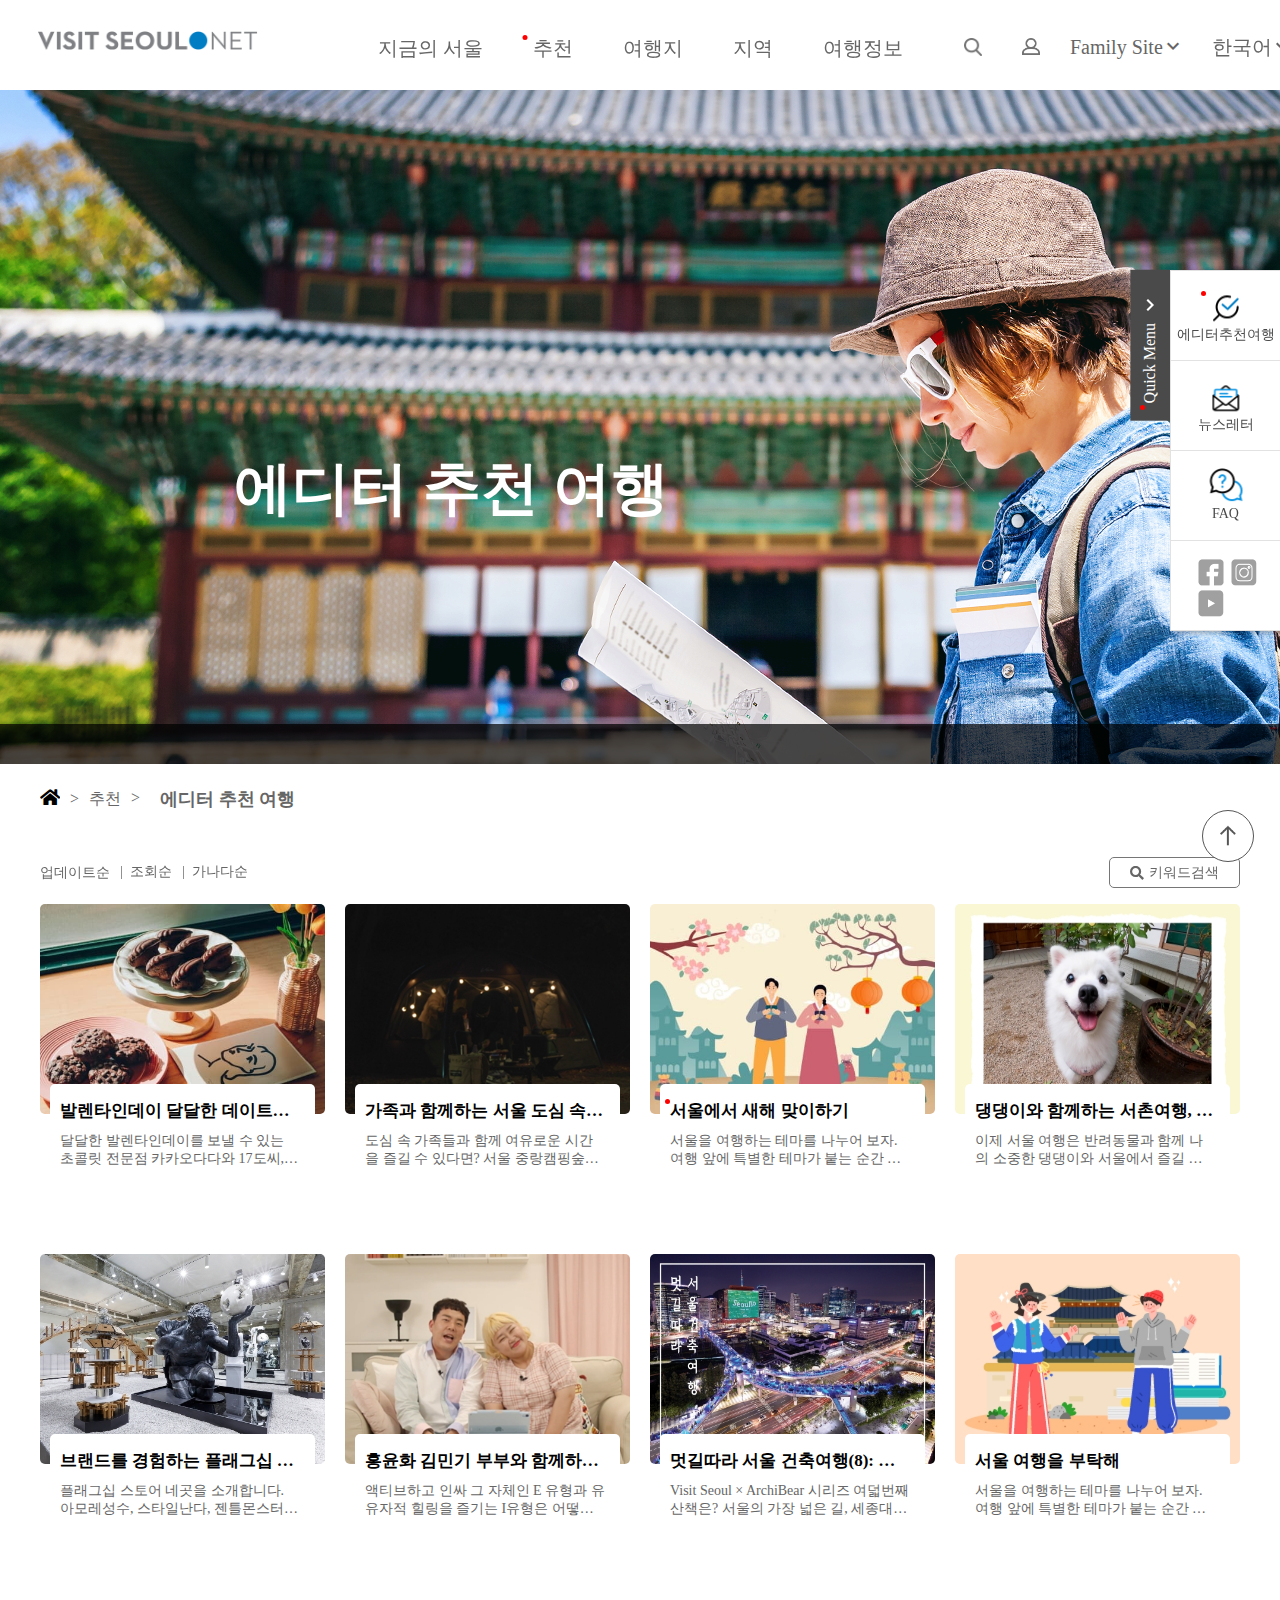
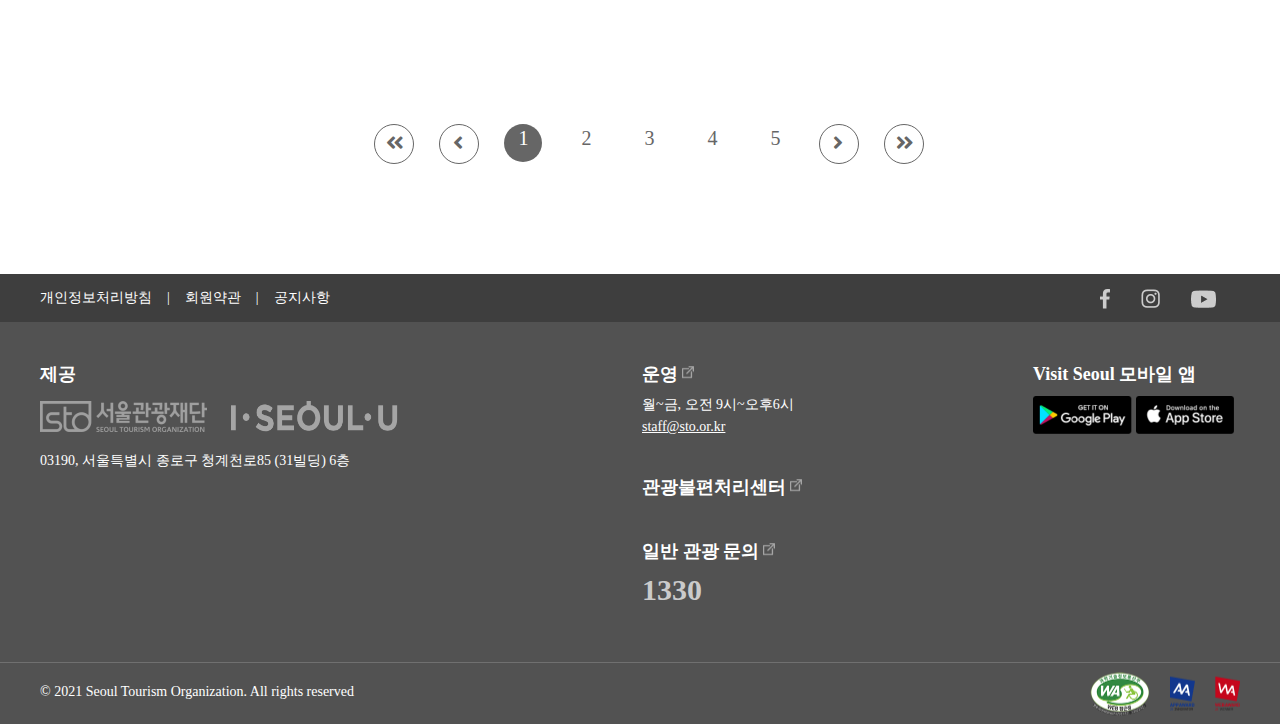
<file: page/editors_pick.html>
<!DOCTYPE html>
<html lang="ko">
  <head>
    <meta charset="utf-8" />
    <meta http-equiv="X-UA-Compatible" content="IE=edge" />
    <meta name="viewport" content="width=device-width, initial-scale=1, viewport-fit=cover" />
    <meta name="apple-mobile-web-app-title" content="VisitSeoul" />
    <title>서울관광의 모든 것, Visit Seoul | 서울시 공식 관광정보 웹사이트</title>
    <meta name="description" content="다양한 서울 여행 정보를 만나보세요. 서울의 명소, 맛집, 카페, 호텔, 축제, 공연, 에디터 추천 여행 등 서울의 놀거리. 교통, 가이드북, 지도 등 여행 시 필요한 유용한 서울관광정보를 서울관광재단 Visit Seoul이 제공합니다." />
    <link rel="shortcut icon" type="image/x-icon" href="../favicon (1).ico" />
    <link href="https://fonts.googleapis.com/icon?family=Material+Icons" rel="stylesheet">
    <link rel="stylesheet" href="../fa/css/all.min.css" />
    <link rel="stylesheet" href="../css/web-font.css" />
    <link rel="stylesheet" href="../css/style-pc.css" media="screen and (min-width: 770.0px)" />
    <link rel="stylesheet" href="../css/style-m.css" media="screen and (max-width: 769.9px)" />
    <script src="../js/jquery-3.6.0.min.js"></script>
    <script src="../js/dino-common.js"></script>
  </head>

  <body class="sub editiors-pick">
    <div id="wrapper">
      <a href="#main" id="skip-nav">본문 바로가기</a>
      <div class="quick-menu on">
        <div class="point"><span>포인트</span></div>
        <p>Quick Menu<span class="material-icons">expand_more</span></p>
        
        <ul>
          <li><a href="../page/editors_pick.html">
            <div class="point"><span>포인트</span></div>
            <img alt="에디터추천여행" src="../img/icn_quickMenu_pick@2x.png"><span>에디터추천여행</span></a></li>
          <li><a href="#"><img alt="뉴스레터" src="../img/icn_quickMenu_newsletter@2x.png"><span>뉴스레터</span></a></li>
          <li><a href="#"><img alt="FAQ" src="../img/icn_quickMenu_faq@2x.png"><span>FAQ</span></a></li>
          <li class="last-list">
          <a href="#">
            <img alt="facebook" src="../img/icn_quicksns_facebook@2x.png">
          </a>
          <a href="#">
            <img alt="insta" src="../img/icn_quicksns_insta@2x.png">
          </a>
          <a href="#">
            <img alt="youtube" src="../img/icn_quicksns_youtube@2x.png">
          </a>
          </li>
        </ul>
      </div>
      <div class="mobile-quick-menu">
        <ul>
          <li><a href="#">
              <h5>에디터추천여행</h5>
              <div>
              <img alt="에디터추천여행" src="../img/icn_quickMenu_pick@2x.png" />
              </div>
          </a></li>
          <li><a href="#">

              <h5>뉴스레터</h5>
              <div>
              <img alt="뉴스레터" src="../img/icn_quickMenu_newsletter@2x.png" />
              </div>
          </a></li>
          <li><a href="#">

              <h5>FAQ</h5>
              <div>
              <img alt="FAQ" src="../img/icn_quickMenu_faq@2x.png" />
              </div>
          </a></li>
          <li class="menu-open">
            <a href="#">
              <div class="open-close">
              <i class="fas fa-plus"></i>
              </div>
            </a>
          </li>
        </ul>
      </div>
      
      <a href="#" class="top-button"><img alt="top" src="../img/icn_top.png" /></a>

      <header id="header">
        <div class="header-box">
          <h1>
             <a href="../index.html"><img alt="visit seoul" src="../img/intro/ico_logo@2x.png"></a>
          </h1>
          <div id="mobile-menu" class="mobile">
            <a href="#" class="menu"><img alt="menu" src="../img/ico-mobile-menu@2x.png" /></a>
            <a href="#"><img alt="menu" src="../img/ico-search-gray@2x.png" /></a>
          </div>
          <nav id="gnb">

            <div class="mobile-gnb">
              <div class="title"> 
                <img alt="상단" class="logo" src="../img/intro/ico_logo@2x.png" />
                <a href="#"><img alt="닫기" class="close" src="../img/icn_search_close@2x.png" /></a>
                <div class="login">
                  <a href="#"><img alt="로그인" src="../img/ico-login-gray@2x.png" /></a>
                </div>
              </div>
              <ul class="sub-menu">
                  <li>
                    <a href="#">Family Site<i class="fas fa-chevron-down"></i>
                    </a>
                    <div class="select">
                      <ul>
                        <li>
                          <a href="#">Visit Seoul</a>
                        </li>
                        <li>
                          <a href="#">Partners</a>
                        </li>
                        <li>
                          <a href="#">Convention</a>
                        </li>
                        <li>
                          <a href="#">About STO</a>
                        </li>
                        <li>
                          <a href="#">Medical Tour</a>
                        </li>
                        <li>
                          <a href="#">TOURISM ARCHIVE</a>
                        </li>
                        <li>
                          <a href="#">TOURISM PLAZA</a>
                        </li>
                      </ul>
                    </div>
                  </li>
                  <li>
                    <a href="#">
                    한국어<i class="fas fa-chevron-down"></i>
                    </a>
                    <div class="select">
                      <ul>
                        <li>
                          <a href="#">한국어</a>
                        </li>
                        <li>
                          <a href="#">ENGLISH</a>
                        </li>
                        <li>
                          <a href="#">일본어</a>
                        </li>
                        <li>
                          <a href="#">중국어 간체</a>
                        </li>
                        <li>
                          <a href="#">중국어 본체</a>
                        </li>
                        <li>
                          <a href="#">кийязык&nbsp;<span>beta</span></a>
                        </li>
                        <li>
                          <a href="#">Malay&nbsp;<span>beta</span></a>
                        </li>
                      </ul>
                    </div>
                  </li>
              </ul>
            </div>

            <ul class="pc-gnb">
              <li class="on">
                <a href="#">지금의 서울<i class="fas fa-chevron-down"></i></a>
                <div class="sub">
                  <div class="content">
                    <div class="title">
                      <h3>지금의<br />서울<h3>
                    </div>
                    <div class="inner">
                      <ul>
                        <li><a href="#">이벤트</a></li>
                        <li><a href="#">축제&amp;행사  </a></li>
                        <li><a href="#">전시</a></li>
                        <li><a href="#">공연 </a></li>
                      </ul>
                    </div>
                  </div>
                </div>
              </li>

              <li>
                <a href="#"><div class="point"><span>포인트</span></div>추천<i class="fas fa-chevron-down"></i></a>
                <div class="sub">
                  <div class="content">
                  <div class="title">
                    <h3>추천</h3>
                    <p>VISIT SOEUL에서 추천하는 <br />다양한 경험</p>
                  </div>
                  <div class="inner">
                    <ul>
                      <li><a href="page/editors_pick.html"><div class="point"><span>포인트</span></div>에디터 추천 여행</a></li>
                      <li><a href="#">서울관광 추천 테마코스</a></li>
                      <li><a href="#">서울도보해설관광</a></li>
                      <li><a href="#">한류관광</a></li>
                      <li><a href="#">원 모어 트립(ONE MORE TRIP)</a></li>
                      <li><a href="#">서울관광할인패스</a></li>
                      <li><a href="#">서울의료관광</a></li>
                      <li><a href="#">서울관광플라자</a></li>
                    </ul>
                  </div>
                  </div>
                </div>          
              </li>

              <li>
                <a href="#">여행지<i class="fas fa-chevron-down"></i></a></a>
                <div class="sub">
                  <div class="content">
                  <div class="title">
                    <h3>여행지</h3>
                    <p>다양한 테마의 서울 여행</p>
                  </div>
                  <div class="inner">
                    <ul>
                      <li><a href="#">명소</a></li>
                      <li><a href="#">자연&amp;관광</a></li>
                      <li><a href="#">엔터테인먼트</a></li>
                      <li><a href="#">쇼핑</a></li>
                      <li><a href="#">음식</a></li>
                      <li><a href="#">호텔</a></li>
                      <li><a href="#">게스트하우스</a></li>
                    </ul>
                  </div>
                  </div>
                </div>   
              </li>

              <li>
                <a href="#">지역<i class="fas fa-chevron-down"></i></a></a>
                <div class="sub">
                  <div class="content">
                  <div class="title">
                    <h3>지역</h3>
                    <p>지역별로 구성된<br />스마트한 관광정보</p>
                  </div>
                  <div class="inner">
                    <ul>
                      <li><a href="#">광화문</a></li>
                      <li><a href="#">명동</a></li>
                      <li><a href="#">동대문</a></li>
                      <li><a href="#">홍대</a></li>
                      <li><a href="#">여의도</a></li>
                      <li><a href="#">이태원</a></li>
                      <li><a href="#">강남</a></li>
                      <li><a href="#">잠실</a></li>
                      <li><a href="#">기타</a></li>
                    </ul>
                  </div>
                  </div>
                </div>   
              </li>

              <li>
                <a href="#">여행정보<i class="fas fa-chevron-down"></i></a></a>
                <div class="sub">
                  <div class="content">
                  <div class="title">
                    <h3>여행정보</h3>
                    <p>서울 여행에 대한<br />기본 정보를 한눈에</p>
                  </div>
                  <div class="inner">
                    <ul>
                      <li><a href="#">가이드북&amp;지도</a></li>
                      <li><a href="#">교통</a></li>
                      <li><a href="#">서울시티투어버스</a></li>
                      <li><a href="#">서울의 날씨</a></li>
                      <li><a href="#">서울의 계절</a></li>
                      <li><a href="#">지역 관광정보</a></li>
                      <li><a href="#">서울다누림관광</a></li>
                      <li><a href="#">여행자 지원</a></li>
                      <li><a href="#">코로나19 서울관광안전지수 (beta)</a></li>
                    </ul>
                  </div>
                  </div>
                </div>   
              </li>
            </ul>
          </nav>
          

          <ul id="side-menu">
            <li>
              <a href="#">
                <img alt="search" src="../img/ico-search-gray@2x.png" />
              </a>
              <div class="search">
                <div class="search-box">
                  <input type="text" name="" id="search-keyword" placeholder="검색어를 입력해 주세요" />
                  <a href="#">
                    <img alt="search-keyword" src="../img/ico-search-gray@2x.png" />
                  </a>
                </div>
                <ol>
                  <h4>검색순위</h4>
                  <div class="list-1">
                    <li><p>1</p><a href="#">한강</a></li>
                    <li><p>2</p><a href="#">경복궁</a></li>
                    <li><p>3</p><a href="#">남산</a></li>
                    <li><p>4</p><a href="#">bts</a></li>
                    <li><p>5</p><a href="#">체험</a></li>
                  </div>
                  <div class="list-2">
                  <li><p>6</p><a href="#">인사동</a></li>
                  <li><p>7</p><a href="#">동대문</a></li>
                  <li><p>8</p><a href="#">북촌</a></li>
                  <li><p>9</p><a href="#">야경</a></li>
                  <li><p>10</p><a href="#">이태원</a></li>
                  </div>
                </ol>
                <a href="#">
                  <img alt="close" src="../img/icn_search_close@2x.png" />
                </a>
              </div>
            </li>

            <li>
              <a href="#">
                <img alt="login" src="../img/ico-login-gray@2x.png">
                <span class="ir-hidden">로그인</span>
              </a>
            </li>

            <li>
              <div class="title">
                <a href="#" class="left">Family Site
                  <span class="material-icons">expand_more</span>
                </a>
              </div>
              <div class="familysite">
                <ul>
                  <li>
                    <a href="#">Visit Seoul</a>
                  </li>
                  <li>
                    <a href="#">Partners</a>
                  </li>
                  <li>
                    <a href="#">Convention</a>
                  </li>
                  <li>
                    <a href="#">About STO</a>
                  </li>
                  <li>
                    <a href="#">Medical Tour</a>
                  </li>
                  <li>
                    <a href="#">TOURISM ARCHIVE</a>
                  </li>
                  <li>
                    <a href="#">TOURISM PLAZA</a>
                  </li>
                </ul>
              </div>
            </li>

            <li>
              <div class="title">
                <a href="#" class="right">한국어
                  <span class="material-icons">expand_more</span>
                </a>
              </div>

              <div class="language">
                <ul>
                  <li>
                    <a href="#">한국어</a>
                  </li>
                  <li>
                    <a href="#">ENGLISH</a>
                  </li>
                  <li>
                    <a href="#">日本語</a>
                  </li>
                  <li>
                    <a href="#">简体中文</a>
                  </li>
                  <li>
                    <a href="#">繁體中文</a>
                  </li>
                  <li>
                    <a href="#">русскийязык&nbsp;<span>beta</span></a>
                  </li>
                  <li>
                    <a href="#">Malay&nbsp;<span>beta</span></a>
                  </li>
                </ul>
              </div>
            </li>
          </ul>
        </div>  
      </header>
      
      <main id="main">
        <section id="sub_main-visual">
          <div>
            <img alt="추천여행지" src="../img/editors_pick/getImage.png" />
            <h2>에디터 추천 여행</h2>
            <div class="black-bar"></div>
          </div>
        </section>

        <section id="post">
          <ul class="top">
            <li>
              <i class="fas fa-home"></i>
            </li>
            <li>추천</li>
            <li>
              <a href="#"><h3>에디터 추천 여행</h3></a>
            </li>
          </ul>
          <div class="sub">
            <ul>
              <li class="on"><a href="#">
                <p>업데이트순</p>
              </a></li>
              <li><a href="#">
                <p>조회순</p>
              </a></li>
              <li><a href="#">
                <p>가나다순</p>
              </a></li>
            </ul>

            <div class="search">
              <a href="#"><span><i class="fas fa-search"></i>키워드검색</span></a>
              <div class="search-box">
                <div class="inner">
                  <input type="text" name="" id="search-keyword" placeholder="키워드" />
                  <span>검색</span>
                </div>
              </div>
            </div>
          </div>

          <div class="post-list">
            <ul>
              <li><a href="#">
                <div class="img">
                  <img alt="발렌타인데이" src="../img/editors_pick/getImage01.png" />
                </div>
                <div class="detail">
                  <h4>발렌타인데이 달달한 데이트코스</h4>
                  <p>달달한 발렌타인데이를 보낼 수 있는 초콜릿 전문점 카카오다다와 17도씨, 초콜릿 원데이클래스 솜베이킹을 소개합니다.</p>
                  <div><i class="fas fa-long-arrow-alt-right"></i></div>
                </div>
              </a></li>

              <li><a href="#">
                <div class="img">
                  <img alt="캠핑스테이" src="../img/editors_pick/getImage02.png" />
               </div>
                <div class="detail">
                  <h4>가족과 함께하는 서울 도심 속 캠핑스테이</h4>
                  <p>도심 속 가족들과 함께 여유로운 시간을 즐길 수 있다면? 서울 중랑캠핑숲에서 따뜻한 추억이 피어나는 가족캠핑을 즐겨보자!
                  </p>
                  <div><i class="fas fa-long-arrow-alt-right"></i></div>
                </div>
              </a></li>

              <li><a href="../page/newyear.html">
                <div class="img">
                  <img alt="새해" src="../img/editors_pick/getImage03.png" />
                </div>
                <div class="detail">
                  <div class="point"><span>포인트</span></div>
                  <h4>서울에서 새해 맞이하기</h4>
                  <p>서울을 여행하는 테마를 나누어 보자. 여행 앞에 특별한 테마가 붙는 순간 우리는 숨겨져 있던 장소를 만나게 될 것이다. 지금의 서울을 있게 한 역사적 장소, 현재까지 이어져 온 문학 등, 당신은 어떤 테마의 여행을 하고 싶어지나요?</p>
                  <div><i class="fas fa-long-arrow-alt-right"></i></div>
                </div>
              </a></li>

              <li><a href="../page/newyear.html">
                <div class="img">
                  <img alt="한옥개스트" src="../img/editors_pick/getImage04.png" />
                </div>
                <div class="detail">
                  <h4>댕댕이와 함께하는 서촌여행, 한옥개스트</h4>
                  <p>이제 서울 여행은 반려동물과 함께 나의 소중한 댕댕이와 서울에서 즐길 수 있는 특별한 여행지는 어디? 이번 게스트 달이와 함께 떠나봅시다!</p>
                  <div><i class="fas fa-long-arrow-alt-right"></i></div>
                </div>
              </a></li>

              <li><a href="#">
                <div class="img">
                  <img alt="플래그십 스토어" src="../img/editors_pick/getImage05.png" />
                </div>
                <div class="detail">
                  <h4>브랜드를 경험하는 플래그십 스토어 TOP4</h4>
                  <p>플래그십 스토어 네곳을 소개합니다. 아모레성수, 스타일난다, 젠틀몬스터, 설화수 플래그십 스토어에서 제품과 브랜드를 함께 경험해볼까요?</p>
                  <div><i class="fas fa-long-arrow-alt-right"></i></div>
                </div>
              </a></li>

              <li><a href="#">
                <div class="img">
                  <img alt="“MBTI 트립”" src="../img/editors_pick/getImage06.png" />
                </div>
                <div class="detail">
                  <h4>홍윤화 김민기 부부와 함께하는 서울 “MBTI 트립”!</h4>
                  <p>액티브하고 인싸 그 자체인 E 유형과 유유자적 힐링을 즐기는 I유형은 어떻게 서울 여행을 즐길까? 나와 더욱 친밀해지는 시간! 서울 “MBTI 트립” 함께 떠나봅시다~</p>
                  <div><i class="fas fa-long-arrow-alt-right"></i></div>
                </div>
              </a></li>

              <li><a href="#">
                <div class="img">
                  <img alt="세종대로" src="../img/editors_pick/getImage07.png" />
                </div>
                <div class="detail">
                  <h4>멋길따라 서울 건축여행(8): 세종대로</h4>
                  <p>Visit Seoul × ArchiBear 시리즈 여덟번째 산책은? 서울의 가장 넓은 길, 세종대로를 따라 서울의 건축역사를 함께 걸어요.</p>
                  <div><i class="fas fa-long-arrow-alt-right"></i></div>
                </div>
              </a></li>

              <li><a href="#">
                <div class="img">
                  <img alt="서울 여행" src="../img/editors_pick/getImage08.png" />
                </div>
                <div class="detail">
                  <h4>서울 여행을 부탁해</h4>
                  <p>서울을 여행하는 테마를 나누어 보자. 여행 앞에 특별한 테마가 붙는 순간 우리는 숨겨져 있던 장소를 만나게 될 것이다. 지금의 서울을 있게 한 역사적 장소, 현재까지 이어져 온 문학 등, 당신은 어떤 테마의 여행을 하고 싶어지나요?</p>
                  <div><i class="fas fa-long-arrow-alt-right"></i></div>
                </div>
              </a></li>
              
            </ul>
          </div>
          <ul class="page-indicator">
            <div class="inner">
              <li class="more prev"><a href="#">
                <i class="fas fa-angle-double-left"></i>
              </a></li>
              <li class="less prev"><a href="#">
                <i class="fas fa-angle-left"></i>
              </a></li>
              <li class="on"><a href="#">
                <p>1</p>
              </a></li>
              <li><a href="#">
                <p>2</p>
              </a></li>
              <li><a href="#">
                <p>3</p>
              </a></li>
              <li><a href="#">
                <p>4</p>
              </a></li>
              <li><a href="#">
                <p>5</p>
              </a></li>
              <li class ="less next"><a href="#">
                <i class="fas fa-angle-right"></i>
              </a></li>
              <li class ="more next"><a href="#">
                <i class="fas fa-angle-double-right"></i>
              </a></li>
            </div>
          </ul>

        </section>
      </main>

      <footer id="footer">
        <div class="top-footer">
          <div class="top-inner">
          <ul class="others">
            <li><a href="#">개인정보처리방침</a></li>
            <li><a href="#">회원약관</a></li>
            <li><a href="#">공지사항</a></li>
          </ul>
          <ul class="sns">
            <li><a href="#"><img alt=" " src="../img/icn_footer_sns_facebook@2x.png" /></a></li>
            <li><a href="#"><img alt=" " src="../img/icn_footer_sns_insta@2x.png" /></a></li>
            <li><a href="#"><img alt=" " src="../img/icn_footer_sns_youtube@2x.png" /></a></li>
          </ul>
        </div>
        </div>
        <div class="main-footer">
          <ul class="footer-middle">
            <li class="address">
              <address>
                <h4>제공</h4>
                <a href="#"><img alt=" " src="../img/logo_sto_ko@2x.png" /></a>
                <a href=""><img alt=" " src="../img/logo_iseoulu@2x.png" /></a>
                <p>03190, 서울특별시 종로구 청계천로85 (31빌딩) 6층</p>
              </address>
            </li>

            <li class="inquiry">
              <ul>
                <li>
                  <a href="#">
                    <h4>운영</h4>
                    <img alt=" " src="../img/icn_footer_link@2x.png">
                  </a>
                  <p>월~금, 오전 9시~오후6시</p>
                  <a href="mailto:staff@sto.or.kr" class="email">staff@sto.or.kr</a>
                </li>

                <li>
                  <a href="#">
                    <h4>관광불편처리센터</h4>
                    <img alt=" " src="../img/icn_footer_link@2x.png">
                  </a>
                </li>

                <li>
                  <a href="#">
                    <h4>일반 관광 문의</h4>
                    <img alt=" " src="../img/icn_footer_link@2x.png">
                  </a>
                  <p class="number">1330</p>
                </li>
              </ul>
            </li>


            <li class="mobile-app">
              <h4>Visit Seoul 모바일 앱</h4>
                <a href="#">
                  <img alt=" " src="../img/img_googleplay@2x.png">
                  <img alt=" " src="../img/img_ios@2x.png">
                </a>
            </li>
          </ul>
        </div>
        <div class="bottom-footer">
          <div class="inner">
            <p>
              © 2021 Seoul Tourism Organization. All rights reserved
            </p>
            
            <ul>
              <li><img alt=" " src="../img/icn_footer_accessiblity_2022@2x.png"></li>
              <li><img alt=" " src="../img/icn_footer_appaward_2021@2x.png"></li>
              <li><img alt=" " src="../img/icn_footer_webaward_2021@2x.png"></li>
            </ul>
          </div>
        </div>
      </footer>
    </div>
    
    <script>
      'use strict';
    $('div.search > a').on('click', function(){
      $(this).parent().toggleClass('on');
    });



    </script>

  </body>
</html>
</file>
<file: css/web-font.css>
@charset "utf-8";

@font-face {
  font-family: 'NanumSquare';
  font-weight: 300;
  src: url(../font/NanumSquareL.woff) format('woff'),
       url(../font/NanumSquareL.ttf) format('truetype');
}

@font-face {
  font-family: 'NanumSquare';
  font-weight: 400;
  src: url(../font/NanumSquareR.woff) format('woff'),
       url(../font/NanumSquareR.ttf) format('truetype');
}

@font-face {
font-family: 'NanumSquare';
font-weight: 700;
src: url(../font/NanumSquareB.woff) format('woff'),
     url(../font/NanumSquareB.ttf) format('truetype');
}

@font-face {
font-family: 'NanumSquare';
font-weight: 800;
src: url(../font/NanumSquareEB.woff) format('woff'),
     url(../font/NanumSquareEB.ttf) format('truetype');
}
</file>
<file: css/style-pc.css>
@charset "utf-8";


/* reset */
html {-webkit-text-size-adjust: none; text-size-adjust: none;}
body {margin: 0;}
h1, h2, h3, h4, h5, h6, ul, ol, li, dl, dt, dd, p {margin: 0; padding: 0;}
h1, h2, h3, h4, h5, h6 {font-weight: 700;}
a {color: inherit; text-decoration: inherit;}
li {list-style: none;}
img {vertical-align: middle; max-width: 100%;}
address, em, i, cite {font-style: normal;}
table {border-collapse: collapse;}
table caption {overflow: hidden; width: 0; height: 0;}
i[class^="fa"] {position: relative; display: inline-block; vertical-align: middle; overflow: hidden;}
i[class^="fa"] span {position: absolute; left: -9999px;}
.ir-hidden {position: absolute; left: -9999px;}
.mobile {display: none !important;}
br.only-m {content: '';}
br.only-m::after {content: '\00a0';}


/* common */
body {font-family: 'NotoSansKR''Tangerine', sans-serif, serif; font-size: 14px; color: #333333; background: #ffffff;}
#wrapper {min-width: 770px; overflow: hidden;}
#skip-nav {position: fixed; left:0; top: -40px; width: 100%; line-height: 40px; text-align: center; background-color: rgba(0, 0, 0, 0.8); color: #ffffff; font-size: 16px; transition: top 0.3s; z-index: 100000;}
#skip-nav:focus {top: 0;}

#wrapper > div.mobile-quick-menu {display: none;}
#wrapper > div.quick-menu {position: fixed; right: 0; top: 50%; transform: translate(100%, -50%); z-index: 10000;}
#wrapper > div.quick-menu.on {position: fixed; right: 0.5px; top: 50%; transform: translate(0, -50%); z-index: 1000; box-shadow: 5px 3px 5px 0 rgba(2, 0, 5, 0.3), -5px -5px 5px 5px rgba(0, 0, 0, 0.2) inset;}

#wrapper > div.quick-menu p {position: absolute; width: 151px; height: 40px; background-color: #4a4a4a; color: #ffffff; font-size: 16px; text-align: center; line-height: 40px; left: 0; top: 20%; transform: translate(-63%, -42%) rotate(270deg);}
#wrapper > div.quick-menu p span {position: relative; top: 17%; padding-right: 6px; transform: rotate(180deg);}
#wrapper > div.quick-menu.on p span {position: relative; top: 17%; padding-left: 6px; transform: rotate(0);}
#wrapper > div.quick-menu ul {width: 110px; height: 360px; background-color: #ffffff;}
#wrapper > div.quick-menu ul li {position: relative; width:100%; height: 89px; border: 1px solid #e2e2e2;}
#wrapper > div.quick-menu ul li + li {border-top: none;}

#wrapper > div.quick-menu ul li a {width: 110px; height: 89px; position: absolute; }
#wrapper > div.quick-menu ul li a span {width: 110px; position: absolute; left: 0; top: 30px; left: 50%; top: 60%; transform: translate(-50%, 10%); text-align: center; font-size: 14px; color: #4a4a4a;}
#wrapper > div.quick-menu ul li a img {position: relative; width: 26px; height: 26px; left: 50%; top: 30%; transform: translate(-50%, -10%);}
#wrapper > div.quick-menu ul li + li img {width: 27px;}
#wrapper > div.quick-menu ul li:nth-child(3) img {width: 33px; height: 33px; left: 50%; top: 30%; transform: translate(-50%, -30%);}

#wrapper > div.quick-menu ul li.last-list {}
#wrapper > div.quick-menu ul li.last-list a {width: 25px; height: 25px;}
#wrapper > div.quick-menu ul li.last-list a:nth-child(1) {left: 25%; top: 15%;}
#wrapper > div.quick-menu ul li.last-list a:nth-child(2) {left: 55%; top: 15%;}
#wrapper > div.quick-menu ul li.last-list a:nth-child(3) {left: 25%; top: 50%;}

#wrapper > a.top-button {position: fixed; z-index: 1000000; right: 2%; top: 90vh; border: 1px solid #555555; width: 50px; height: 50px; border-radius: 30px; text-align: center; background-color: #ffffff;}
#wrapper > a.top-button > img {position: relative; left: 0; top: 50%; transform: translate(0, -50%); width: 16px;}

#header {position: fixed; left: 0; top: 0;  width: 100%; height: 90px; background-color: #ffffff; color: #666666; font-size: 20px; box-sizing: border-box; z-index: 1000;}
#header > div.header-box {position: relative; height: 100%;}
#header h1 {position: absolute; left: 3%; top: 40%; transform: translate(0, -50%); width: 220px; z-index: 10000;}
#header h1 a {display: block;}


#gnb {position: absolute; left: 50%; top: 25px; transform: translate(-50%, 0); z-index: 1000;}
#gnb > div.mobile-gnb {display: none;}
#gnb > ul > li {float: left;}

#gnb > ul > li > a {display: block; padding: 10px 25px 23px 25px; font-size: 20px;}
#gnb > ul > li > a > i {display: none;}
#gnb > ul > li.open > a {border-bottom: 5px solid #137DC3;}
#gnb > ul > li > a:hover {border-bottom: 5px solid #137DC3; transition: all 0.1s;}

#gnb > ul > li > div.sub {position: absolute; left: 50%; top: 65px; transform: translate(-50%, 0); width: 100vw; color: #000000; background-color: #ffffff; height: 60vh; z-index: 1000; display: none;}
#gnb > ul > li.open > div.sub {position: absolute; left: 50%; top: 65px; transform: translate(-50%, 0); width: 100vw; color: #000000; background-color: #ffffff; height: 60vh; z-index: 1000; display: block;}

#gnb > ul > li > div.sub > div.content {position: relative; width: 1000px; height: 500px; left: 50%; top: 10%; transform: translate(-50%, 0);}

#gnb > ul > li > div.sub > div.content > div.title {width: 250px; height: 100%;}
#gnb > ul > li > div.sub > div.content > div.title h3 {font-size: 42px;}
#gnb > ul > li > div.sub > div.content > div.title p {font-size: 16px; margin-top: 10px;}
#gnb > ul > li > div.sub > div.content > div.inner {position: absolute; width: 500px; left: 25%; top: 0; color: #333333; font-size: 20px;}
#gnb > ul > li > div.sub > div.content > div.inner > ul > li {}
#gnb > ul > li > div.sub > div.content > div.inner > ul > li:hover {color: #137DC3; transition: all 0.3s;}
#gnb > ul > li > div.sub > div.content > div.inner > ul > li + li {padding-top: 20px;}


#side-menu {position: absolute; width: 100%; height: 90px; right: 70px; top: 0;}
#side-menu li {float: left; position: relative; left: 80%; top: 28px; height: 30px;}
#side-menu li div.title {font-weight: 540; top: 5%}
#side-menu li div.title.on {color: #0066eb;}
#side-menu li div.title span {left: 10%; top: 30%; transform: translate(-30%, 15%);}
#side-menu > li + li {padding-left: 20px;}
#side-menu li img {width: 18px; padding: 10px;}
#side-menu li div {position: relative; top: 5px;}
#side-menu li div a p {position: absolute; top: 65%; transform: translate(50%, -10%); overflow: hidden; width: 110px; height: 10px; text-indent: -9999px;}
#side-menu li div.search {position: absolute; width: 487px; height: 436px; left: -400px; top: 60px; background-color: #ffffff; display: none;}
#side-menu li.open div.search {position: absolute; width: 487px; height: 436px; left: -400px; top: 60px; background-color: #ffffff; display: block; }
#side-menu li div.search div.search-box {position: relative; left: 50%; top: 25px; width: 450px; height: 40px; transform: translate(-50%, 0); font-size: 18; border: none; border-bottom: 1px solid #666666;}
#side-menu li div.search div.search-box input {position: relative; width: 395px; height: 33px; border: none; font-size: 20px; top: 4px;}
#side-menu li div.search ol {position: absolute; width: 435px; height: 297px; top: 10%; left: 50%; transform: translate(-50%, 20%);}
#side-menu li div.search ol h4 {font-weight: 800; color: #000000;}
#side-menu li div.search ol div.list-1 {position: absolute; width: 200px; height: 290px;}
#side-menu li div.search ol div.list-2 {position: absolute; width: 200px; height: 290px; right: 0}
#side-menu li div.search ol div.list-1 li {position: relative; left: 0; top: 20px; width: 180px; margin: 20px 0 0 10px; }
#side-menu li div.search ol div.list-1 li > a {position: absolute; padding-left: 50px;}
#side-menu li div.search ol li > p {position: absolute; width: 28px; height: 28px; border-radius: 5px; background-color: #535353; color: #ffffff; text-align: center; font-size: 15px; line-height: 28px;}
#side-menu li div.search ol div.list-2 li {position: relative; left: 0; top: 20px; width: 180px; margin: 20px 0 0 10px; }
#side-menu li div.search ol div.list-2 li > a {position: absolute; padding-left: 50px;}
#side-menu li div.search > a {width: 487px; height: 35px; border: 1px solid #cbcbcb; position: absolute; left: -2px; bottom: 0; background-color: #ededed;}
#side-menu li div.search > a > img {position: absolute; right: 0; }

#side-menu li div.familysite {position: absolute; background-color: #ffffff; width: 220px; height: 300px; left: 0; top: 50px; border: 1px solid #cbcbcb; display: none;}
#side-menu li.open div.familysite {position: absolute; background-color: #ffffff; width: 220px; height: 300px; left: 0; top: 50px; border: 1px solid #cbcbcb; display: block;}
#side-menu li.open div.title > a > span {transform: rotate(180deg);} 
#side-menu li div.familysite ul li {position: relative; left: 12px; top: 12px; width: 190px; padding: 2px; font-size: 16px; font-weight: 500; background-color: #f6f6f6;  line-height: 30px;}
#side-menu li div.familysite ul li a {padding-left: 8px;}
#side-menu li div.familysite ul li + li {margin-top: 6px;}

#side-menu li div.language {position: absolute; background-color: #ffffff; width: 220px; height: 300px; right: 0; top: 50px; border: 1px solid #cbcbcb; display: none;}
#side-menu li.open div.language {position: absolute; background-color: #ffffff; width: 220px; height: 300px; right: 0; top: 50px; border: 1px solid #cbcbcb; display: block;}
#side-menu li.open div.language > a > span {transform: rotate(180deg);} 
#side-menu li div.language ul li {position: relative; left: 12px; top: 12px; width: 190px; padding: 2px; font-size: 16px; font-weight: 500; background-color: #f6f6f6;  line-height: 30px;}
#side-menu li div.language ul li a {padding-left: 8px;}
#side-menu li div.language ul li + li {margin-top: 6px;}
#side-menu li div.language ul li a span {font-size: 9px; color: #188BD8;}


#main {position: relative; top: 0; left: 0; overflow: hidden;}
#main-visual {position: relative;}
#main-visual h2 {position: absolute; left: 30%; top: 35%; transform: translate(-50%, 50%); font-size: 14px; font-weight: 600; color: #ffffff; width: 420px; z-index: 100;}
#main-visual h2 > em {font-size: 48px;}
#main-visual div.slide-box {position: relative; width: 100%; height: 46vw; overflow: hidden;}
#main-visual div.slide-box div.box p.dummy {opacity: 0;}
#main-visual div.slide-box div.box ul.slide {position: absolute; left: 0; top: 0; width: 100%; height: 100%;}
#main-visual div.slide-box div.box ul.slide > li {position: absolute; left: 0; top: 0; width: 100%; height: 100%; display: none;}
#main-visual div.slide-box div.box ul.slide > li:first-child {display: block;}
#main-visual div.slide-box div.box ul.slide > li > img {width: 100%; height: 100%;}


#main-visual div.slide-box div.box div.indicator {position: absolute; left: 0; bottom: 5%; width: 100%; text-align: center;}
#main-visual div.slide-box div.box div.indicator > ul {display: inline-block; vertical-align: middle; margin-right: 5px;}
#main-visual div.slide-box div.box div.indicator > ul > li {float: left;} 
#main-visual div.slide-box div.box div.indicator > ul > li > a {display: block; width: 8px; height: 8px; background-color: none; border: 2.4px solid #ffffff; overflow: hidden; text-indent: -9999px; border-radius: 100px; transition: all 0.3s;}
#main-visual div.slide-box div.box div.indicator > ul > li.on a {width: 8px; background-color: #ffffff;}
#main-visual div.slide-box div.box div.indicator > ul > li + li {margin-left: 15px;}
#main-visual div.slide-box div.box div.indicator a.play {display: inline-block; width: 24px; height: 24px; border-radius: 100px; overflow: hidden; box-sizing: border-box; color: #ffffff; position: absolute; top: 3px; margin-left: 15px;}
#main-visual div.slide-box div.box div.indicator a.play i {display: block;}
#main-visual div.slide-box div.box div.indicator a.play i:first-child {display: none;}
#main-visual div.slide-box div.box div.indicator > a.play.on i:first-child {display: block;}
#main-visual div.slide-box div.box div.indicator > a.play.on i + i {display: none;}

#main-visual div.slide-box div.box p.control a {position: absolute; top: 50%; transform: translate(0, -50%); overflow: hidden; width: 50px; height: 100px; text-indent: -9999px;}
#main-visual div.slide-box div.box p.control a::before {content:''; position: absolute; left: 50%; top: 50%; width: 80px; height: 80px; box-sizing: border-box; border: 2px solid #ffffff; transform: translate(-50%, -50%) rotate(45deg); box-shadow: 2px 2px 5px 0 rgba(0, 0, 0, 0.2), 2px 2px 5px 0 rgba(0, 0, 0, 0.2) inset;}
#main-visual div.slide-box div.box p.control a.prev {left: 50px;}
#main-visual div.slide-box div.box p.control a.prev::before {left: calc(50% + 50px);}
#main-visual div.slide-box div.box p.control a.next {right: 50px;}
#main-visual div.slide-box div.box p.control a.next::before {left: calc(50% - 50px);}


#season {left: 0; top: 0; position: relative; height: 80vh;}
#season h3 {font-size: 34px; font-weight: 200; text-align: center; padding: 4% 0 2% 0; color: #222222;}
#season ul.title {position: absolute; left: 50%; top: 150px; transform: translate(-50%, 0); text-align: center;}
#season ul.title li {float: left; font-size: 20px; font-weight: 100; color: #555555;}
#season ul.title li + li {margin-left: 30px;}
#season ul.title > li.on > a,
#season ul.title > li > a:hover {text-decoration: underline;  color: #222222;}
#season ul.title > li > a:focus {text-decoration: underline; font-weight: 600; color: #222222;}
#season ul.title > li > a {padding: 5px;}
#season ul.title li div.inner-box {position: absolute; width: 1200px; height: 400px; left: -73%; top: 100px;} 
#season ul.title li div.inner-box ul {position: absolute; left: 0; top: 0; width: 100%; height: 380px; padding-bottom: 30px; background-color: #ffffff; display: none;}
#season ul.title li div.inner-box.on ul {position: absolute; left: 0; top: 0; width: 100%; height: 380px; padding-bottom: 30px; background-color: #ffffff; display: block;}
#season ul.title li div.inner-box ul li {float: left; width: 380px;}
#season ul.title li div.inner-box ul li img {width: 100%; height: 277px;}
#season ul.title li div.inner-box ul li + li {margin-left: 25px;}
#season ul.title li div.inner-box ul li > a div.hover {position: absolute; left: 0; top: 0; width: 380px; height: 277px; text-align: center; z-index: 1000000; background-color: #000000; opacity: 0.7; opacity: 0;}
#season ul.title li div.inner-box ul li:nth-child(2) > a div.hover {left: 405px;}
#season ul.title li div.inner-box ul li:nth-child(3) > a div.hover {left: 810px;}
#season ul.title li div.inner-box ul li:nth-child(2):hover > a div.hover {left: 405px;}
#season ul.title li div.inner-box ul li:nth-child(3):hover > a div.hover {left: 810px;}
#season ul.title li div.inner-box p.control {display: none;}
#season ul.title li div.inner-box ul li a div.hover p {position: relative; top: 47%; left: 37%;  color: #ffffff; font-weight: 700; display:  none;} 
#season ul.title li div.inner-box ul li:hover a div.hover {position: absolute; left: 0; top: 0; width: 380px; height: 277px; text-align: center; z-index: 1000000; background-color: #000000; opacity: 0.7; display: block;}
#season ul.title li div.inner-box ul li:hover a div.hover p {position: relative; top: 47%; left: 37%;  color: #ffffff; font-weight: 700; display: block;} 
#season ul.title li div.inner-box ul li a h5 {padding: 10px 0; font-size: 25px; font-weight: 600; color: #333333; text-align: left;}
#season ul.title li div.inner-box ul li a p {font-size: 16px; color: #000000; text-align: left; }


#banner {position: relative; padding: 20px 0;}
#banner div.slide-box {position: relative; width: 1200px; margin: 0 auto; overflow: hidden;}
#banner div.slide-box div.box-inner {position: relative; }
#banner div.slide-box div.box-inner img {}
#banner div.slide-box div.box-inner p.dummy {opacity: 0;}
#banner div.slide-box div.box-inner ul.slide {position: absolute; top: 0; width: 100%;}
#banner div.slide-box div.box-inner ul.slide li {position: absolute; width: 100%; height: 100%; }
#banner div.slide-box div.box-inner ul.slide > li:first-child {display: block;}


#banner p.control {position: absolute; width: 1260px; left: 50%; top: 50%; transform: translate(-50%, -50%);}
#banner p.control a.prev > img {width: 70px; height: 70px;}
#banner p.control a.prev {left: 0;}
#banner p.control a.next {position: absolute; right: 0px;}


#shopping {position: relative; height: 1700px; width: 100%; left: 0; top: 200px;}
#shopping h3 {font-size: 34px; font-weight: 200; text-align: center; padding-bottom: 50px; color: #222222;}
#shopping div.top5 {position: relative; left: 0; top: 0;}
#shopping ul {position: absolute; width: 1200px; height: 1300px; left: 50%; top: 0; transform: translate(-50%, 0);}
#shopping ul li {float: left;}
#shopping ul li img {}
#shopping ul li div.detail {width: 370px; height: 192px;}
#shopping ul li div.detail h4 {font-size: 22px; color: #333333;}
#shopping ul li div.detail p {font-size: 15px; color: #333333;}

#shopping ul li.top1 {height: 420px;}
#shopping ul li.top1 a div.hover {position: absolute; left: 0; top: 0; width: 785px; height: 380px; text-align: center;}
#shopping ul li.top1 a div.hover p {display: none;}
#shopping ul li.top1 a div.hover:hover {width: 785px; height: 380px; background-color: rgba(0, 0, 0, 0.7); transition: 0.3s;}
#shopping ul li.top1 a div.hover:hover p {display: block; position: relative; top: 45%; color: #ffffff; font-weight: 700;}
#shopping ul li.top1 a div.detail {position: relative; right: -100%; top: 0; transform: translate(10%, -195%); background: url(../img/01.png) left -73px no-repeat;}
#shopping ul li.top1 a div.detail h4 {position: relative; top: 50%; left: 0;}
#shopping ul li.top1 a div.detail p {position: relative; top: 80%; left: 0;}

#shopping ul li.top2 {height: 420px;}
#shopping ul li.top2 a img {right: 0; top: 0; transform: translate(50%, 0);}
#shopping ul li.top2 a div.hover {position: absolute; right: 0; top: 50%; transform: translate(-2.8%, -60.5%); width: 785px; height: 380px; text-align: center;}
#shopping ul li.top2 a div.hover p {display: none;}
#shopping ul li.top2 a div.hover:hover {width: 785px; height: 380px; background-color: rgba(0, 0, 0, 0.7); transition: 0.3s;}
#shopping ul li.top2 a div.hover:hover p {display: block; position: relative; top: 45%; color: #ffffff; font-weight: 700;}
#shopping ul li.top2 a div.detail {position: relative; left:0%; top: -100%; background: url(../img/02.png) left center no-repeat;}
#shopping ul li.top2 a div.detail h4 {position: relative; top: 50%; left: 0;}
#shopping ul li.top2 a div.detail p {position: relative; top: 80%; left: 0;}

#shopping ul div.top {position: relative; top: 65%; left: 0; background-color: burlywood; }
#shopping ul div.top div.top-inner {position: absolute;}
#shopping ul div.top li {float: left;}
#shopping ul div.top li + li {padding-left: 33px;}
#shopping ul div.top li img { width: 370px; height: 310px;}
#shopping ul div.top a div.hover {position: absolute; left: 0; top: 0; width: 370px; height: 310px; text-align: center;}
#shopping ul div.top li + li a div.hover  {position: absolute; left: 403px; top: 0; width: 370px; height: 310px; text-align: center;}
#shopping ul div.top li + li + li a div.hover  {position: absolute; left: 806px; top: 0; width: 370px; height: 310px; text-align: center;}
#shopping ul div.top a div.hover p {display: none;}
#shopping ul div.top a div.hover:hover {width: 370px; height: 310px; background-color: rgba(0, 0, 0, 0.7); transition: 0.3s;}
#shopping ul div.top a div.hover:hover p {display: block; position: relative; top: 45%; color: #ffffff; font-weight: 700;}
#shopping ul div.top a div.detail h4 {position: relative; top: 50%; left: 0;}
#shopping ul div.top a div.detail p {position: relative; top: 70%; left: 0;}
#shopping ul div.top div.top-inner li:nth-child(1) a div.detail {position: absolute; background: url(../img/03.png) left center no-repeat;}
#shopping ul div.top div.top-inner li:nth-child(2) a div.detail {position: absolute; background: url(../img/04.png) left center no-repeat;}
#shopping ul div.top div.top-inner li:nth-child(3) a div.detail {position: absolute; background: url(../img/05.png) left center no-repeat;}

#festival {position: relative; background-color: #f4f4f4; height: 740px;}
#festival h3 {font-size: 34px; font-weight: 200; text-align: center; padding: 4% 0 2% 0; color: #222222; margin-bottom: 20px;}
#festival div.box {position: relative; left: 0; width: 100%; overflow: hidden;}
#festival div.box ul {position: relative; width: 100%; height: 490px; left: 0; top: 0; overflow: hidden;}
#festival div.box ul li {float: left; width: 235px; height: 490px; padding-left: 30px;}
#festival div.box ul li a img {width: 235px; height: 354px; padding-bottom: 20px;}
#festival div.box ul li em {font-size: 20px;}
#festival div.box ul li em::before {content: '[';}
#festival div.box ul li em::after {content: ']';}
#festival div.box ul li p {font-size: 20px; width: 200px; white-space: nowrap; overflow: hidden; text-overflow: ellipsis; padding-top: 20px;}
#festival div.box ul li p + p {font-size: 15px;}
#festival div.box p.control {position: absolute; top: 35%; width: 100%;}
#festival div.box p.control a img {width: 60px; height: 60px;}
#festival div.box p.control a.prev {left: 0;}
#festival div.box p.control a.next {position: absolute; right:0;}                                                                                   


#hotplace {position: relative; width: 100%; height: 1500px;}
#hotplace h3 {font-size: 34px; font-weight: 200; text-align: center; padding: 4% 0 1% 0; color: #222222; margin-bottom: 20px;}
#hotplace div.content {position: relative; max-width: 100%; height: 100%;}

#hotplace div.content div.map {position: absolute; width: 1200px; height: 600px; background: url(../img/intro/map.png) center center no-repeat; background-size: contain; left: 50%; top: 0; transform: translate(-50%, 0);}
#hotplace div.content div.map > ul > li:nth-child(1) {position: absolute; left: 40%; top: 50%;}
#hotplace div.content div.map > ul > li:nth-child(2) {position: absolute; left: 50%; top: 58%;}
#hotplace div.content div.map > ul > li:nth-child(3) {position: absolute; left: 50%; top: 38%;}
#hotplace div.content div.map > ul > li:nth-child(4) {position: absolute; left: 67%; top: 50%;}
#hotplace div.content div.map > ul > li:nth-child(5) {position: absolute; left: 58%; top: 48%;}
#hotplace div.content div.map > ul > li:hover {transform: scale(1.3); transition: all 0.3s;}
#hotplace div.content div.map > ul > li.on {transform: scale(1.3); transition: all 0.3s;}
#hotplace div.content div.map-info {position: absolute; width: 1200px; height: 350px; top: 600px; left: 50%; transform: translate(-50%, 0);}
#hotplace div.content div.map-info > div.inner-box > ul {position: absolute; left: 50%; top: 0; transform: translate(-50%, 0);}
#hotplace div.content div.map-info > div.inner-box > ul > li > h4 {font-size: 20px; color: #555555; font-weight: 200;}
#hotplace div.content div.map-info > div.inner-box > ul > li {float: left;}
#hotplace div.content div.map-info > div.inner-box > ul > li > h4 > a {display: block; padding: 10px 25px;}
#hotplace div.content div.map-info > div.inner-box > ul > li > h4 > a.on {font-weight: 600; color: #000000; border-bottom: 4px solid #000000;}
#hotplace div.content div.map-info > div.inner-box > ul li ul.inner {overflow: hidden; display: none; }
#hotplace div.content div.map-info > div.inner-box > ul li ul.inner.on {overflow: hidden; display: block;}
#hotplace div.content div.map-info > div.inner-box > ul li ul.inner {position: absolute; top: 60px; width: 1200px; left: 50%; transform: translate(-50%, 0);}
#hotplace div.content div.map-info > div.inner-box > ul li ul.inner li {float: left; width: 274px; height: 280px;;}
#hotplace div.content div.map-info > div.inner-box > ul li ul.inner li a {display: block;}
#hotplace div.content div.map-info > div.inner-box > ul li ul.inner li a div.hover {position: absolute; left: 0; top: 0; width: 274px; height: 180px; text-align: center;}
#hotplace div.content div.map-info > div.inner-box > ul li ul.inner li + li a div.hover {left: 307px;}
#hotplace div.content div.map-info > div.inner-box > ul li ul.inner li + li + li a div.hover {left: 615px;}
#hotplace div.content div.map-info > div.inner-box > ul li ul.inner li + li + li + li a div.hover {left: 925px;}
#hotplace div.content div.map-info > div.inner-box > ul li ul.inner li a div.hover p {display: none;}
#hotplace div.content div.map-info > div.inner-box > ul li ul.inner li a div:hover {width: 274px; height: 180px; background-color: rgba(0, 0, 0, 0.7); transition: 0.3s;}
#hotplace div.content div.map-info > div.inner-box  > ul li ul.inner li a div:hover p {display: block; position: relative; top: 40%; color: #ffffff; font-weight: 700;}
#hotplace div.content div.map-info > div.inner-box > ul li ul.inner li + li {margin-left: 34px;}
#hotplace div.content div.map-info > div.inner-box > ul li ul.inner li img {width: 100%; height: 180px;}
#hotplace div.content div.map-info > div.inner-box > ul li ul.inner li h5 {font-size: 25px; color: #333333; font-weight: 400; padding: 10px 0 10px 0;}
#hotplace div.content div.map-info > div.inner-box > ul li ul.inner li p {overflow: hidden; text-overflow: ellipsis; display:-webkit-box; -webkit-line-clamp: 2; -webkit-box-orient: vertical;}
#hotplace div.content div.map-info > div.inner-box > p.control {display: none;}



#hotplace div.more_info {position: absolute; width: 100%; height: 240px; z-index: 100; bottom: 50px; left: 0;}
#hotplace div.more_info ul {position: absolute; width: 1200px; height: 100%; left: 50%; top: 0; transform: translate(-50%, 0); }
#hotplace div.more_info ul li {float: left;}
#hotplace div.more_info ul li:nth-child(2n) {padding-left: 25px;}
#hotplace div.more_info ul li:nth-child(1) {padding-bottom: 25px;}
#hotplace div.more_info ul li:nth-child(2) {padding-bottom: 25px;}
#hotplace div.more_info ul li a img {width: 586px; height: 100px;}
#hotplace div.more_info ul li a {position: relative;}
#hotplace div.more_info ul li a h4 {height: 30px; width: 200px; position: absolute; font-size: 22px; color: #ffffff; left: 0%; top: 30%; transform: translate(0, -30%); font-weight: 400; padding-left: 25px;}
#hotplace div.more_info ul li a > p {display: inline-block; position: absolute; right: 5%; top: 30%; transform: translate(0, -40%);   border: 1px solid #ffffff; background-color: #ffffff; font-size: 16px; padding: 6px 16px 6px 16px; box-sizing: border-box; }



#tv {position: relative; width: 100%; height: 1250px; top: 0;}
#tv h3 {font-size: 34px; font-weight: 200; text-align: center; padding: 4% 0 1% 0; color: #222222; margin-bottom: 20px;}
#tv ul li a img.youtube {width: 582px;}
#tv div.media {position: relative; width: 100%; height: 100%;}
#tv div.media ul {position: absolute; width: 1200px; height: 1250px; overflow: hidden; left: 50%; top: 0; transform: translate(-50%, 0);}
#tv div.media ul li {float: left;}
#tv div.media ul li:nth-child(2n) {padding-left: 36px;}
#tv div.media ul li:nth-child(3) {padding-top: 120px;}
#tv div.media ul li:nth-child(4) {padding-top: 120px;}
#tv div.media ul li a h4 {font-size: 25px; font-weight: 400; padding-top: 10px;}
#tv div.img_detail {font-size: 20px; display: block; position: absolute; color: #333333; padding: 20px 0 20px 0;}
#tv div.img_detail p:nth-child(1)::after {content: '|'; padding-left: 20px;  line-height: 10px;}
#tv div.img_detail p {float: left; line-height: 15px;}
#tv div.img_detail img {float: left; padding: 0 15px 0 30px; line-height: 25px;}


#footer {position: relative; width: 100%; height: 450px; background-color: #525252; bottom: 0;}
#footer div.top-footer {display: block; height: 48px; background-color: #3e3e3e; color: #ffffff;}
#footer div.top-footer > div.top-inner {position: absolute; width: 1200px; left: 50%; top: 0; transform: translate(-50%, 0);}
#footer div.top-footer ul {position: absolute; width: 400px; height: 48px; font-size: 14px; font-weight: 100;}
#footer div.top-footer ul.others {left: 0; top: 0; line-height: 48px;}
#footer div.top-footer ul.others li {float: left; position: relative; } 
#footer div.top-footer ul.others li + li::before {content: '|'; padding: 0 15px 0 15px;}
#footer div.top-footer ul.sns {position: absolute; left: 100%; top: 0; transform: translate(-35%, 0); line-height: 48px;}
#footer div.top-footer ul.sns li {width: 25px; float: left;}
#footer div.top-footer ul.sns li + li {padding-left: 31px;}
#footer div.top-footer ul.sns li:nth-child(1) {width: 10px; height: 21px;}
#footer div.top-footer ul.sns li:nth-child(2) {width: 19px; height: 19px;}

#footer div.main-footer {display: block; position: relative; height: 340px; background-color: #525252;}
#footer div.main-footer ul.footer-middle {position: absolute; width: 1200px; left: 50%; top: 0; transform: translate(-50%, 0); padding-top: 40px;}
#footer div.main-footer ul.footer-middle li {float: left;}
#footer div.main-footer ul.footer-middle li.address {position: relative; width: 380px; height: 255px; left: 0%; top: 0;}
#footer div.main-footer ul.footer-middle li.address address {position: relative; width: 100%; height: 150px;}
#footer div.main-footer ul.footer-middle li.address address h4 {font-size: 18px; color: #ffffff; padding-bottom: 15px;}
#footer div.main-footer ul.footer-middle li.address address a img {width: 167px; height: 31px; padding-right: 20px;}
#footer div.main-footer ul.footer-middle li.address address p {margin-top: 20px; color: #ffffff;}



#footer div.main-footer ul.footer-middle li.inquiry {position: relative; width: 175px; height: 255px; left: 16%; top: 0; padding-left: 30px;}
#footer div.main-footer ul.footer-middle li.inquiry ul li {padding-bottom: 40px; color: #ffffff;}
#footer div.main-footer ul.footer-middle li.inquiry ul li a.email {text-decoration: underline;}
#footer div.main-footer ul.footer-middle li.inquiry a {position: relative;}
#footer div.main-footer ul.footer-middle li.inquiry p {padding: 10px 0 5px 0;}

#footer div.main-footer ul.footer-middle li.inquiry a h4 {font-size: 18px; color: #ffffff; display: inline-block;}
#footer div.main-footer ul.footer-middle li.inquiry a img {width: 12px; left: 0; top: 5%; transform: translate(0, -40%);}
#footer div.main-footer ul.footer-middle li.inquiry ul li:nth-child(3) p {font-size: 30px; font-weight: 700; color: #cbcbcb;}



#footer div.main-footer ul.footer-middle li.mobile-app {position: relative; width: 205px; height: 255px; right: -34%; top: 0;}
#footer div.main-footer ul.footer-middle li.mobile-app h4 {font-size: 18px; color: #ffffff; display: inline-block;}
#footer div.main-footer ul.footer-middle li.mobile-app a img {height: 38px; margin-top: 10px;}


#footer div.right {width: 205px; height: 255px;}



#footer div.bottom-footer {position: relative; width: 100%; height: 71px; border-top: 1px solid #707070;}
#footer div.bottom-footer div.inner {position: relative; width: 1200px; left: 50%; top: 0; transform: translate(-50%, 0); height: 71px;}
#footer div.bottom-footer p {padding-top: 20px; font-size: 14px; color: #ffffff; left: 0; top: 50%; transform: translate(0, 2%);}
#footer div.bottom-footer ul {position: absolute; right: 0; top: 50%; transform: translate(0, -40%); }
#footer div.bottom-footer ul li {position: relative; float: left; height: 71px; line-height: 45px;}

#footer div.bottom-footer ul li:nth-child(1) {width: 60px; height: 43px;}
#footer div.bottom-footer ul li:nth-child(2) {width: 25px; padding-left: 20px;}
#footer div.bottom-footer ul li:nth-child(3) {width: 25px; padding-left: 20px;}



.custom-scroll {overflow: auto;}
.custom-scroll::-webkit-scrollbar {
  width: 10px;
}
.custom-scroll::-webkit-scrollbar-thumb {
  background-color: transparent;
  border-radius: 10px;
  background-clip: padding-box;
  border: 2px solid transparent;
  transition: background-color 0.3s;
}
.custom-scroll:hover::-webkit-scrollbar-thumb {
  background-color: #e8e8e8;
}
.custom-scroll::-webkit-scrollbar-track {
  background-color: transparent;
}






/* sub-에디터추천여행 */

body.sub #main {font-family: 'NotoSansKR''Tangerine', sans-serif, serif; font-size: 14px; color: #666666; background: #ffffff; overflow: hidden;}

#sub_main-visual {position: relative; top: 90px;}
#sub_main-visual > div {width: 1920px; height: 674px;}
#sub_main-visual > div > img {width: 100%; height: 674px;}
#sub_main-visual h2 {position: absolute; left: 20%; top: 50%; font-size: 58px; transform: translate(-5%, 30%); font-weight: 600; color: #ffffff; z-index: 10;}
#sub_main-visual > div > div.black-bar {position: absolute; width: 100%; height: 40px; background-color: rgba(0, 0, 0, 0.7); left: 0; bottom: 0;}

#post {position: relative; top: 90px; height: 1200px; width: 100%;}

#post ul.top {position: absolute; width: 1200px; left: 50%; top: 0; transform: translate(-50%, 0); padding: 25px 0; font-size: 16px;}
#post ul.top li i {color: #000000; font-size: 18px; top: -2px;}
#post ul.top li {float: left;}
#post ul.top li + li::before {content: '>'; padding: 0 10px; }
#post ul.top li h3 {position: absolute; left: 10%; top: 33%; font-size: 18px;}
#post div.sub {position: absolute; top: 90px; left: 50%; transform: translate(-50%, 0); width: 1200px; z-index: 100000;}
#post div.sub ul li {position: relative; float: left; top: 10px; display: inline; margin-right: 10px;}

#post div.sub ul li + li::before {content: '|';}
#post div.sub ul li + li p {position: relative; top: -17px; margin-left: 10px;}

#post div.search {position: absolute; width: 250px; height: 50px; right: 0; top: 0; text-align: right; font-weight: 100;}
#post div.search a {box-sizing: border-box;}
#post div.search a span {position: relative; top: 10px; font-size: 14px; border: 1px solid #767676; padding: 7px 20px 7px 20px; border-radius: 5px;}
#post div.search.on a span {background-color: #137DC3; color: #ffffff; border: 1px solid #137DC3;}


#post div.search span i {top: -1px; margin-right: 5px; font-size: 14px;}
#post div.search.on div.search-box {display: block; position: absolute; width: 1200px; height: 178px; left: -381%; top: 50px; border: 1px solid #e4e2e2; background-color: #f6f6f6;}
#post div.search div.search-box {display: none; position: absolute; width: 1200px; height: 178px; left: -381%; top: 50px; border: 1px solid #e4e2e2; background-color: #f6f6f6;}
#post div.search div.search-box div.inner input {width: 600px; height: 30px; border: none; padding-left: 10px;}
#post div.search div.search-box div.inner {width: 700px; position: absolute; left: 50%; top: 50%; transform: translate(-50%, -50%);}
#post div.search div.search-box div.inner span {position: relative; right: 0; top: 2px; margin-left: 15px; padding: 7px 20px 7px 20px; background-color: #555555; color: #ffffff;}

#post div.post-list {position: absolute; width: 1200px; height: 800px; top: 140px; left: 50%; transform: translate(-50%, 0);}
#post div.post-list > ul {position: absolute; top: 0;}
#post div.post-list > ul > li {float: left; width: 285px; height: 350px;  }
#post div.post-list > ul > li + li {margin-left: 20px;}
#post div.post-list > ul > li:nth-child(4n+1) {margin-left: 0;}

#post div.post-list > ul > li > a > div.img img {width: 285px; height: 210px; border-radius: 5px;}
#post div.post-list > ul > li > a > div.detail {position: relative; width: 265px; height: 170px; top: -30px; left: 0; margin-left: 10px; background-color: #ffffff; border-radius: 5px;}
#post div.post-list > ul > li > a > div.detail:hover {top: -85px; transition: all 0.5s;}
#post div.post-list > ul > li > a > div.detail:hover h4 {color: #137DC3;}

#post div.post-list > ul > li > a > div.detail h4 {font-size: 17px; color: #000000; padding: 15px 0 10px 10px; width: 240px; overflow: hidden; white-space: nowrap; text-overflow: ellipsis;}
#post div.post-list > ul > li > a > div.detail p {padding: 0px 0 10px 10px; overflow: hidden; text-overflow: ellipsis; display: -webkit-box; -webkit-line-clamp: 2; -webkit-box-orient: vertical; width: 240px; height: 28px;}

#post div.post-list > ul > li > a > div.detail:hover div:last-child {position: relative; width: 26px; height: 26px; margin: 30px 0 0 220px;  border: 1px solid #137DC3; border-radius: 100px; background-color: #137DC3; display: block;}
#post div.post-list > ul > li > a > div.detail div > i {top: 3px; left: 7px; color: #ffffff;}

#post ul.page-indicator {position: absolute; width: 1200px; height: 80px; left: 48%; top: 80%; transform: translate(-50%, 0);}

#post ul.page-indicator li {float: left; position: relative; width: 38px; height: 38px; font-size: 14px; border-radius: 100px; left: 30%; top: 0;}
#post ul.page-indicator li p {position: relative; top: 3px; left: 14px; font-size: 20px;}
#post ul.page-indicator li.on { background-color: #666666; color: #ffffff;}
#post ul.page-indicator li + li {margin-left: 25px;}
#post ul.page-indicator li.prev {border: 1px solid #666;}
#post ul.page-indicator li.next {border: 1px solid #666;}
#post ul.page-indicator li.less i {top: 8px; left: 13px; font-size: 20px;}
#post ul.page-indicator li.more i {top: 8px; left: 11px; font-size: 20px;}


/* sub-에디터추천여행-새해 */
body.newyear #main {font-family: 'NotoSansKR''Tangerine', sans-serif, serif; font-size: 14px; color: #666666; background: #ffffff;}




#sub-post {position: relative; top: 90px; height: 5000px; min-width: 770px;}

#sub-post ul.top {position: absolute; width: 1200px; left: 50%; top: 0; transform: translate(-50%, 0); padding: 25px 0; font-size: 16px;}
#sub-post ul.top li i {color: #000000; font-size: 18px; top: -2px;}
#sub-post ul.top li {float: left;}
#sub-post ul.top li + li::before {content: '>'; padding: 0 10px; }
#sub-post ul.top li h3 {position: absolute; left: 10%; top: 33%; font-size: 18px;}
#article {position: relative; width: 1200px; left: 50%; top: 50px; transform: translate(-50%, 0 );}
#article div.title {position: relative; height: 300px; width: 1000px; border-bottom: 1px solid #666666; left: 50%; top: 0; transform: translate(-50%, 0);}
#article div.title h3 {position: absolute; left: 50%; top: 0; transform: translate(-50%, 0); font-size: 16px; color: #0066eb; display: block; margin-top: 120px;}
#article div.title h4 {position: absolute; left: 50%; top: 0; transform: translate(-50%, 0); font-size: 36px; color: #333333; display: block; margin-top: 150px;}
#article div.title ul {position: absolute; left: 50%; top: 220px; transform: translate(-50%, 0);}
#article div.title ul li {float: left;}
#article div.title ul li {margin-left: 10px;}
#article div.title ul li a img {width: 35px; height: 35px;}
#article div.title p {position: absolute; left: 50%; top: 290px; transform: translate(-50%, 0); background-color: #ffffff; padding: 0 10px;}



#article div.sec1 {position: absolute; top: 400px; left: 50%; transform: translate(-50%, 0); width: 1200px; background-color: yellowgreen;}
#article div.sec1 > ul {position: absolute; left: 50%; top: 0; transform: translate(-50%, 0);}
#article div.sec1 > ul.inner li {width: 100%; height: 100%; margin-bottom: 80px;}
#article div.sec1 > ul.inner > li:nth-child(3) {padding-top: 50px; border-top: 1px solid #c5c5c5;}
#article div.sec1 > ul.inner > li:nth-child(4) {padding-top: 50px; border-top: 1px solid #c5c5c5;}
#article div.sec1 > ul.inner > li:nth-child(5) {padding-top: 50px; border-top: 1px solid #c5c5c5;}


#article div.sec1 > ul.inner > li > img {position: relative; width: 775px; height: 100%; margin-bottom: 20px;}
#article div.sec1 > ul.inner > li > h4 {position: relative; text-align: center; font-size: 24px; color: #0087c6; display: block; margin-bottom: 30px; }
#article div.sec1 > ul.inner > li > p {font-size: 16px; color: #747474; }
#article div.sec1 > ul.inner > li > a > p.more-info {position: relative; padding: 10px 20px; border: 1px solid #188BD8; width: 100px; height: 20px; background-color: #188BD8; color:  #ffffff; text-align: center; line-height: 20px; border-radius: 22px; margin-top: 25px; left: 50%; top: 0; transform: translate(-50%, 0);}

#article div.sec1 > div.linked_article {position: absolute; top: 3600px; width: 775px; height: 480px;  left: 50%; transform: translate( -50%, 0);}
#article div.sec1 > div.linked_article h4 {font-size: 24px; color: #2b2b2b; padding: 20px 0; text-align: center;}
#article div.sec1 > div.linked_article ul {position: absolute;}
#article div.sec1 > div.linked_article > ul li {float: left; width: 383px; height: 308px; padding-top: 25px; box-shadow: 0 4px 8px -4px rgba(0,0,0,0.3);;}
#article div.sec1 > div.linked_article > ul li img {width: 384px; height: 225px;}
#article div.sec1 > div.linked_article > ul li h6 {font-size: 14px; color: #666666; padding: 15px 10px 0 10px;}
#article div.sec1 > div.linked_article > ul li h5 {font-size: 16px; color: #666666; padding: 10px 10px 0 10px;}
#article div.sec1 > div.linked_article > ul li + li {margin-left: 5px;}
#article div.sec1 > div.linked_article > p {position: absolute; bottom: 0; font-size: 16px; color: #747474;}

#sub-post > div.linked_tag {position: absolute; width: 1200px; height: 100px; bottom: 1%; left: 50%; transform: translate(-50%, -50%); border-bottom: 1px solid #c5c5c5;}
#sub-post > div.linked_tag h4 {font-size: 18px; color: #0066eb; padding-bottom: 15px;}
#sub-post > div.linked_tag h4 img {width: 25px; height: 25px; padding-right: 3px;}
#sub-post > div.linked_tag ul {}
#sub-post > div.linked_tag ul li {float: left; font-size: 16px; color: #767676;}
#sub-post > div.linked_tag ul li + li {padding-left: 15px;}


#reply {position: relative; left: 0; top: 0; min-width: 770px; height: 400px;}
#reply div.inner-box {position: absolute; width: 1200px; left: 50%; top: 0; transform: translate(-50%, 0); padding-top: 50px;}
#reply div.inner-box > ul {position: absolute;}
#reply div.inner-box > ul li {float: left; width: 30px; height: 30px; content: ''; display: inline-block; text-indent: -9999px;}
#reply div.inner-box > ul li + li {margin-left: 10px;}
#reply div.inner-box > ul li:nth-child(1) {background: url("../img/newyear/ico-box.png") -681px -184px no-repeat;}
#reply div.inner-box > ul li:nth-child(2) {background: url("../img/newyear/ico-box.png") -650px -91px no-repeat;}
#reply div.inner-box > ul li:nth-child(3) {background: url("../img/newyear/ico-box.png") -524px -176px no-repeat;}
#reply div.inner-box > ul li:nth-child(4) {background: url("../img/newyear/ico-box.png") -454px -210px no-repeat;}

#reply div.input_reply {position: absolute; top: 90px; width: 1198px; border: 1px solid #c5c5c5; }
#reply div.input_reply input {width: 1180px; height: 50px; padding-left: 15px;  border-top: none; border-left: none; border-right: none; border-bottom: 1px solid #cbcbcb;}
#reply div.input_reply div.bottom_reply {width: 100px; height: 31px}
#reply div.input_reply div.bottom_reply > ul {position: absolute; width: 100%;}
#reply div.input_reply div.bottom_reply > ul li {float: left; font-size: 20px; color: #757575; line-height: 25px; padding-left: 15px;}

#reply div.input_reply div.bottom_reply > ul li.warning {position: absolute; right: 100px;}
#reply div.input_reply div.bottom_reply button {position: absolute; display: inline-block; height: 32px; width: 80px; right: 0; border: 2px solid #D60036; background-color: #D60036; color: #ffffff;}

#reply p {position: absolute; top: 250px; text-align: center; width: 1200px; font-size: 14px; color: #757575;}
#reply img {position: absolute; top: 200px; left: 50%; transform: translate(-50%, 0);}


div.quick-menu > div.point {left: -30px; top: 135px; z-index: 1000000;}
div.quick-menu > ul > li > a > div.point {left: 30px; top: 20px; z-index: 1000000;}
div.inner > ul > li > a > div.point {left: -10px; top: 0; z-index: 1000000;}
div.detail > div.point {left: 5px; top: 15px;}
ul.pc-gnb > li > a > div.point {left: 170px; top: 10px;}


.point {position: absolute; width: 5px; height: 5px; border-radius: 5px; background-color: #ff0000; text-indent: -99999px; display: inline-block;}
</file>
<file: css/style-m.css>
@charset "utf-8";

/* reset */
html {-webkit-text-size-adjust: none; text-size-adjust: none;}
body {margin: 0;}
h1, h2, h3, h4, h5, h6, ul, ol, li, dl, dt, dd, p {margin: 0; padding: 0;}
h1, h2, h3, h4, h5, h6 {font-weight: 700;}
a {color: inherit; text-decoration: inherit;}
li {list-style: none;}
img {vertical-align: middle; max-width: 100%;}
address, em, i, cite {font-style: normal;}
table {border-collapse: collapse;}
table caption {overflow: hidden; width: 0; height: 0;}
i[class^="fa"] {position: relative; display: inline-block; vertical-align: middle; overflow: hidden;}
i[class^="fa"] span {position: absolute; left: -9999px;}
.ir-hidden {position: absolute; left: -9999px;}
.pc {display: none !important;}
br.only-pc {content: '';}
br.only-pc::after {content: '\00a0';}


/* common */
body {font-family: 'NanumSquare', sans-serif; font-size: 14px; color: #000000; background: #eeeeee;}

#wrapper {min-width: 320px; max-width: 770px; margin: 0 auto; overflow: hidden;}
#skip-nav {position: fixed; left: 0; top: -40px; width: 100%; line-height: 40px; text-align: center; background-color: rgba(0, 0, 0, 0.8); color: #ffffff; font-size: 16px; transition: top 0.3s; z-index: 100000;}
#skip-nav:focus {top: 0;}
#header {position: fixed; left: 0; top: 0; width: 100%; height: 60px; background-color: #ffffff; border-bottom: 1px solid #e5e5e5; box-sizing: border-box; z-index: 10000;}
#header h1 {position: absolute; left: 50%; top: 50%; transform: translate(-50%, -50%); width: 234px;}
#mobile-menu a.menu img {position: absolute; width: 40px; height: 25px; left: 10%; top: 50%; transform: translate(-50%, -50%);}
#mobile-menu a img {position: absolute; width: 25px; height: 25px;  right: 0; top: 50%; transform: translate(-50%, -50%);}


#side-menu {display: none;}

#wrapper > a.top-button {position: fixed; z-index: 1000000; right: 2%; top: 80vh; border: 1px solid #e5e5e5; width: 50px; height: 50px; border-radius: 30px; text-align: center; background-color: #ffffff;}
#wrapper > a.top-button > img {position: relative; left: 0; top: 50%; transform: translate(0, -50%); width: 16px;}

#wrapper > div.quick-menu {display: none; position: fixed; z-index: 1000000; right: 2%; top: 80vh; border: 1px solid #555555; width: 50px; height: 50px; border-radius: 30px; text-align: center; background-color: #ffffff;}
/* #wrapper > div.quick-menu::before {content: ''; position: absolute; background-color: #000000; left: -850%; top: -1300%; width: 100vw; height: 100vh; opacity: 0.3;} */
#wrapper > div.quick-menu ul {position: absolute; top: 70vh; right: 2%; z-index: 1000000;}

#wrapper > div.mobile-quick-menu {display: none; position: fixed; z-index: 1000000; right: 0; top: 80vh;  width: 200px; height: 350px;}
#wrapper > div.mobile-quick-menu > ul {background-color: yellow;}


#gnb { position: absolute; top: 0; left: -100%; width: 100%; background-color: #ffffff; color: #000000; height: 100vh; overflow: auto; font-size: 16px; transition: left 0.8s;}
#gnb.open {display: block; position: absolute; top: 0; left : 0; width: 100%; background-color: #ffffff; color: #000000; height: 100vh; overflow: auto; font-size: 16px; transition: left 0.8s;}


#gnb div.mobile-gnb {display: block;}
#gnb div.mobile-gnb > div.title {position: relative; width: 100%; height: 200px;}
#gnb div.mobile-gnb > div.title img.logo {position: absolute; width: 234px; left: 5%; top: 15%; transform: translate(0, -50%);}
#gnb div.mobile-gnb > div.title > a > img.close {position: absolute; width: 50px; right: 5%; top: 15%; transform: translate(0, -50%);}
#gnb div.mobile-gnb > div.title > div.login {position: absolute; width: 175px; height: 50px; border: 1px solid #333333; left: 5%; top: 60%; transform: translate(0, -50%);}
#gnb div.mobile-gnb > div.title > div.login > a > img {position: relative; width: 25px; height: 25px;  left: 50%; top: 50%; transform: translate(-50%, -50%);}
#gnb ul.sub-menu { position: relative; height: 70px; width: 100%;  z-index: 100000;}
#gnb ul.sub-menu > li {position: relative; float: left; width: 45%; height: 6vh; border-bottom: 1px solid #333333; font-size: 22px; left: 0; top: 50%; transform: translate(10%, -60%);}
#gnb ul.sub-menu > li + li {margin-left: 20px;}
#gnb ul.sub-menu > li > a {position: relative; display: inline-block; height: 100%; width: 100%; line-height: 54px;}
#gnb ul.sub-menu > li > a i {position: absolute; color: #999999; right: 0; top: 50%; transform: translate(0, -50%);}
#gnb ul.sub-menu > li > div.select.on {position: relative; left: 0; top: 0; font-size: 18px; background-color: #ffffff; border: 1px solid #e5e5e5; display: block; z-index: 100000;}
#gnb ul.sub-menu > li > div.select {position: relative; left: 0; top: 0; font-size: 18px; background-color: #ffffff; border: 1px solid #e5e5e5; display: none;}
#gnb ul.sub-menu > li > div.select > ul {width: 100%; padding: 10px;}
#gnb ul.sub-menu > li > div.select > ul > li {position: relative; width: 92%; background-color: #f6f6f6; top: 0; line-height: 65px;}
#gnb ul.sub-menu > li > div.select > ul > li + li {margin-top: 10px;}
#gnb ul.sub-menu > li > div.select > ul > li > a > span {font-size: 9px;}

#gnb > ul.pc-gnb {display: block;}
#gnb > ul.pc-gnb > li {position: relative; padding-bottom: 5px; font-size: 22px;}
#gnb > ul.pc-gnb > li > a {display: inline-block; position: relative; width: 85%; height: 50px; background-color: #ffffff; line-height: 70px; margin-left: 30px;font-weight: 100; border-bottom: 1px solid #333333;}
#gnb > ul.pc-gnb > li.on > a > i {position: absolute; right: 0; top: 50%; transform: translate(0, -50%) rotate(180deg); color: #999999;}
#gnb > ul.pc-gnb > li > a > i {position: absolute; right: 0; top: 50%; transform: translate(0, -50%); color: #999999;}
#gnb > ul.pc-gnb > li.on > a {font-weight: 800;}
#gnb > ul.pc-gnb > li div.sub > div.content > div.title {display: none;}

#gnb > ul.pc-gnb li div.sub {position: relative; z-index: 10; overflow: hidden; display: none;}
#gnb > ul.pc-gnb li.on > div.sub {position: relative; display: block; z-index: 10; overflow: hidden; max-height: 1500px;}

#gnb > ul.pc-gnb > li div.sub > div.content > div.inner > ul {position: relative; left: 16%; top: 0; z-index: 10000000; background-color: #ffffff; width: 75%; font-weight: 400;}
#gnb > ul.pc-gnb > li div.sub > div.content > div.inner > ul > li {position: relative; width: 100%; height: 5vh; line-height: 30px; border-bottom: 1px solid #555555; overflow: hidden; font-size: 18px;}
#gnb > ul.pc-gnb > li div.sub > div.content > div.inner > ul > li > a {display: block; line-height: 55px; padding-left: 30px; position: relative;}








/* main */
#main {position: relative; top: 0; left: 0;}
#main-visual {position: relative;}
#main-visual h2 {position: absolute; left: 50%; top: 40%; transform: translate(-50%, 50%); font-size: 24px; font-weight: 600; color: #ffffff; width: 280px; z-index: 100;}
#main-visual h2 > em {font-size: 32px; font-weight: 900;}
#main-visual div.slide-box {position: relative; width: 100%; height: 85vw; overflow: hidden;}
#main-visual div.slide-box div.box p.dummy {opacity: 0;}
#main-visual div.slide-box div.box ul.slide {position: absolute; left: 0; top: 0; width: 100%; height: 100%;}
#main-visual div.slide-box div.box ul.slide > li {position: absolute; left: 0; top: 0; width: 100%; height: 100%; display: none;}
#main-visual div.slide-box div.box ul.slide > li:first-child {display: block;}
#main-visual div.slide-box div.box ul.slide > li > img {max-width: 770px; height: 100%;}
#main-visual div.slide-box div.box div.indicator {position: absolute; left: 0; bottom: 5%; width: 100%; text-align: center;}
#main-visual div.slide-box div.box div.indicator > ul {display: inline-block; vertical-align: middle; margin-right: 5px;}
#main-visual div.slide-box div.box div.indicator > ul > li {float: left;} 
#main-visual div.slide-box div.box div.indicator > ul > li > a {display: block; width: 8px; height: 8px; background-color: none; border: 2.4px solid #ffffff; overflow: hidden; text-indent: -9999px; border-radius: 100px; transition: all 0.3s;}
#main-visual div.slide-box div.box div.indicator > ul > li.on a {width: 8px; background-color: #ffffff;}
#main-visual div.slide-box div.box div.indicator > ul > li + li {margin-left: 15px;}
#main-visual div.slide-box div.box div.indicator a.play {display: inline-block; width: 24px; height: 24px; border-radius: 100px; overflow: hidden; box-sizing: border-box; color: #ffffff; position: absolute; top: 3px; margin-left: 15px;}
#main-visual div.slide-box div.box div.indicator a.play i {display: block;}
#main-visual div.slide-box div.box div.indicator a.play i:first-child {display: none;}
#main-visual div.slide-box div.box div.indicator > a.play.on i:first-child {display: block;}
#main-visual div.slide-box div.box div.indicator > a.play.on i + i {display: none;}
#main-visual div.slide-box div.box p.control a {position: absolute; top: 55%; transform: translate(0, -50%); overflow: hidden; width: 50px; height: 100px; text-indent: -9999px;}
#main-visual div.slide-box div.box p.control a::before {content:''; position: absolute; left: 50%; top: 50%; width: 60px; height: 60px; box-sizing: border-box; border: 2px solid #ffffff; transform: translate(-50%, -50%) rotate(45deg); box-shadow: 2px 2px 5px 0 rgba(0, 0, 0, 0.2), 2px 2px 5px 0 rgba(0, 0, 0, 0.2) inset;}
#main-visual div.slide-box div.box p.control a.prev {left: 0;}
#main-visual div.slide-box div.box p.control a.prev::before {left: calc(50% + 50px);}
#main-visual div.slide-box div.box p.control a.next {right: 0;}
#main-visual div.slide-box div.box p.control a.next::before {left: calc(50% - 50px);}


#season {background-color: #ffffff; left: 0; top: 0; position: relative; height: 700px;}
#season h3 {font-size: 34px; font-weight: 700; text-align: center; padding: 50px 0 0 0; color: #222222;}
#season ul.title {position: absolute; width: 450px; left: 50%; top: 20%; transform: translate(-50%, 0); text-align: center;}
#season ul.title li {float: left; font-size: 20px; font-weight: 100; color: #555555; padding: 10px 0; border: 1px solid #C7C7C7; line-height: 30px;}
#season ul.title li a {padding: 10px 10px;}
#season ul.title > li > a:hover {background-color: #137DC3; color: #ffffff; padding: 15px 10px;}
 
#season ul.title li + li {margin-left: 10px;}
#season ul.title li div.inner-box {position: absolute; width: 4000px; height: 400px; left: 0; top: 80px;} 
#season ul.title li div.inner-box ul {position: absolute; left: 0; top: 0; width: 100%; padding-bottom: 30px; background-color: #ffffff; display: none;}
#season ul.title li div.inner-box.on ul {position: absolute; left: 0; top: 0; width: 100%; padding-bottom: 30px; background-color: #ffffff; display: block;}
#season ul.title li div.inner-box p.control {display: none;}


#season ul.title li div.inner-box.on p.control {position: relative; display: block; left: 0; top: 40%; background: pink; width: 100vw;}
#season ul.title li div.inner-box.on p.control img {width: 40px;}
#season ul.title li div.inner-box.on p.control a.prev {position: absolute; left: 0;}
#season ul.title li div.inner-box.on p.control a.next {position: absolute; right: 0;}


#season ul.title li div.inner-box ul li {position: relative; float: left; width: 80vw; height: 40vh; border: none; margin-left: 0; }
#season ul.title li div.inner-box ul li + li {margin-left: 15px;}
#season ul.title li div.inner-box ul li img {position: relative; left: -10px; width: 100%; height: 100%}
#season ul.title li div.inner-box ul li a div.hover {display: none;}
#season ul.title li div.inner-box ul li a h5 {padding: 10px 0; font-size: 25px; font-weight: 600; color: #333333; text-align: left;}
#season ul.title li div.inner-box ul li a p {font-size: 16px; color: #000000; text-align: left; }


#banner {position: relative; padding: 10px 0; background-color: #ffffff;}
#banner div.slide-box {position: relative; width: 100%;  left: 55%; transform: translate(-50%, 0);}
#banner div.slide-box div.box-inner {position: relative; }
#banner div.slide-box div.box-inner img {}
#banner div.slide-box div.box-inner p.dummy {opacity: 0;}
#banner div.slide-box div.box-inner ul.slide {position: absolute; top: 0; width: 100%;}
#banner div.slide-box div.box-inner ul.slide li {position: absolute; width: 90%; height: 100%; display: block; margin-right: 5px;}
#banner p.control {display: none;}


#shopping {position: relative; height: 130vh; width: 100vw; background-color: #ffffff; padding-top: 50px;}
#shopping h3 {font-size: 34px; font-weight: 750; text-align: center; padding-bottom: 30px; color: #222222;}
#shopping div.top5 {position: relative; width: 100%; height: 100%; left: 0; top: 0; }
#shopping div.top5 ul {position: absolute; width: 90%; height: 100%; left: 49%; top: 0; transform: translate(-50%, 0);}
#shopping div.top5 ul li {float: left; width: 43vw; height: 35vh; margin-left: 2vw; }
#shopping div.top5 ul li img {width: 100%; height: 60%;}
#shopping div.top5 ul li.top1 {float: left; width: 98%; height: 45vh; margin-bottom: 30px;}
#shopping div.top5 ul li.top1 img {width: 100%; height: 80%;}
#shopping div.top5 ul li div.detail {padding-top: 15px;}
#shopping div.top5 ul li div.detail h4 {color: #333333; font-size: 20px;}
#shopping div.top5 ul li div.detail p {color: #333333; font-size: 20px; font-weight: 350; padding-top: 10px;}
#shopping div.top5 ul li div.hover {display: none;}


#festival {position: relative; background-color: #f4f4f4; height: 65vh;}
#festival h3 {font-size: 34px; font-weight: 750; text-align: center; padding: 50px 0 10px 0; color: #222222; margin-bottom: 20px;}
#festival div.box ul.banner {position: relative; width: 5000px; overflow: hidden; }
#festival div.box ul.banner > li {float: left; margin-right: 5px; height: 100%;}
#festival div.box ul.banner > li:last-child {margin-right: 0;}
#festival div.box ul.banner > li > a {display: block; position: relative;}
#festival div.box ul.banner > li > a > img {position: relative; height: 60%;}
#festival div.box ul.banner li div {height: 100%;}
#festival div.box ul.banner li div em {position: absolute; padding: 5px 10px; background-color: #e5e5e5; bottom: 0; right: 10px;}
#festival div.box ul.banner li div p {font-size: 22px; width: 30vw; white-space: nowrap; overflow: hidden; text-overflow: ellipsis; padding-top: 10px;}
#festival div.box ul.banner li p + p {font-size: 15px; width: 30vw; padding-top: 6px;}
#festival div.box p.control {position: absolute; top: 45%; width: 100%;}
#festival div.box p.control a img {width: 60px; height: 60px;}
#festival div.box p.control a.prev {left: 0;}
#festival div.box p.control a.next {position: absolute; right:0;}    


#hotplace {position: relative; width: 100%; height: 160vh; background-color: #ffffff;}
#hotplace h3 {font-size: 34px; font-weight: 750; text-align: center; color: #222222; padding: 80px 0 30px 0;}
#hotplace div.content {position: absolute; height: 100%;}
#hotplace div.content div.map {display: none;}
#hotplace div.map-info div.inner-box {position: relative; margin: 0 40px; height: 100%;}
#hotplace div.map-info div.inner-box ul.tab-box {position: relative; width: 5000px; height: 100%;}
#hotplace div.map-info div.inner-box ul.tab-box > li {float: left; width: 75vw; height: 100%; padding-bottom: 20px; margin-right: 15px; background-color: #137DC3;}
#hotplace div.map-info div.inner-box ul.tab-box li div.hover {display: none;}
#hotplace div.map-info div.inner-box ul.tab-box li h4 {font-size: 38px; color: #ffffff; left: 15px; top: 0; position: relative; padding: 30px 0; }
#hotplace div.map-info div.inner-box ul.tab-box li ul.inner {}
#hotplace div.map-info div.inner-box ul.tab-box li ul.inner li {position: relative; height: 15vh; }
#hotplace div.map-info div.inner-box ul.tab-box li ul.inner li h5 {width: 90%; position: relative; top: -20%; left: 35%; transform: translate(0, -220%); font-size: 26px; overflow: hidden; text-overflow: ellipsis; white-space: nowrap; color: #ffffff; font-weight: 600;}
#hotplace div.map-info div.inner-box ul.tab-box li ul.inner li img {position: relative; width: 20vw; height: 12vh; left: 20px; top: 0; transform: translate(0, 12%); }
#hotplace div.map-info div.inner-box ul.tab-box li ul.inner li p {position: relative; top: 0; left: 35%; transform: translate(0, -150%); width: 60%; height: 39%; overflow: hidden; text-overflow: ellipsis; display: -webkit-box; -webkit-line-clamp: 2; -webkit-box-orient: vertical; padding-top: 5px; font-size: 24px; color: #ffffff; font-weight: 200;}
#hotplace div.map-info div.inner-box p.control {position: absolute; width: 85vw; height: 60px; left: 0; top: 260px; transform: translate(-6%, 0); display: none;}
#hotplace div.map-info div.inner-box p.control a {position: absolute;}
#hotplace div.map-info div.inner-box p.control a img {width: 50px; height: 50px;}
#hotplace div.map-info div.inner-box p.control a.prev {left: 0;}
#hotplace div.map-info div.inner-box p.control a.next {right: 0;}

#hotplace div.more_info {position: relative;  left: 0; top: 50%;  padding-bottom: 50px;}
#hotplace div.more_info ul {position: relative; width: 100%; height: 50vh; left: 60%; top: 0; transform: translate(-50%, 0);}
#hotplace div.more_info ul li {width: 80%; height: 15%; margin-bottom: 60px;}
#hotplace div.more_info ul li a {position: relative; height: 100px;}
#hotplace div.more_info ul li a img {height: 100px;}
#hotplace div.more_info ul li a h4 {height: 30px; width: 200px; position: absolute; font-size: 22px; color: #ffffff; left: 0%; top: 30%; transform: translate(0, -30%); font-weight: 400; padding-left: 25px;}
#hotplace div.more_info ul li a > p {display: inline-block; position: absolute; right: 5%; top: 30%; transform: translate(0, -40%);   border: 1px solid #ffffff; background-color: #ffffff; font-size: 16px; padding: 6px 16px 6px 16px; box-sizing: border-box; }



#tv {position: relative; top: 0; width: 100%; height: 80vh; background-color: #ffffff; padding-top: 50px;}
#tv h3 {font-size: 34px; font-weight: 750; text-align: center; color: #222222; padding-bottom: 30px;}
#tv ul li a img.youtube {width: 100%; height: 50%;}
#tv div.media {position: relative; width: 100%; height: 100%; }
#tv div.media ul {position: absolute; width: 100%; height: 50vh; left: 10%; top: 0;}
#tv div.media ul li {float: left; width: 40%; height: 70%; margin-right: 20px;}
#tv div.media ul li a h4 {font-size: 22px; font-weight: 400; padding-top: 10px; width: 30vw; white-space: nowrap; overflow: hidden; text-overflow: ellipsis;}
#tv div.img_detail {font-size: 18px; display: block; position: absolute; color: #333333; padding: 10px 0 20px 0; width: 35vw; }

#tv div.img_detail p.sub-title {display: none;}
#tv div.img_detail img {float: left; padding: 0 15px 5px 0px;}
#tv div.img_detail p {line-height: 25px; padding: 0 15px 5px 0px;}


#footer {position: relative; width: 100%; height: 850px; background-color: #666666;}
#footer div.top-footer {display: block; height: 100px; background-color: #3e3e3e; color: #ffffff;}
#footer div.top-footer ul {position: absolute; width: 100%; height: 49px; font-size: 14px; font-weight: 100;}
#footer div.top-footer ul.others {left: 0; top: 0; line-height: 50px; border-bottom: 1px solid #525252;}
#footer div.top-footer ul.others li {float: left; position: relative; left: 20px; height: 49px;} 
#footer div.top-footer ul.others li + li::before {content: '|'; padding: 0 15px 0 15px;}
#footer div.top-footer ul.sns {left: 0; top: 50px; line-height: 50px;}
#footer div.top-footer ul.sns li {float: left; position: relative; width: 25px; height: 49px; left: 20px;}
#footer div.top-footer ul.sns li + li {padding-left: 31px;}
#footer div.top-footer ul.sns li:nth-child(1) {width: 10px; height: 21px;}
#footer div.top-footer ul.sns li:nth-child(2) {width: 19px; height: 19px;}
#footer div.top-footer ul.sns li:nth-child(3) {width: 25px; height: 20px;}

#footer div.main-footer {display: block; position: relative; height: 620px; background-color: #525252;}
#footer div.main-footer ul.footer-middle {position: absolute; max-width: 770px; padding-top: 40px;}
#footer div.main-footer ul.footer-middle li {float: left; position: relative; left: 20px;}
#footer div.main-footer ul.footer-middle li.address {width: 168px;}
#footer div.main-footer ul.footer-middle li.address address h4 {font-size: 18px; color: #ffffff; padding-bottom: 15px;}
#footer div.main-footer ul.footer-middle li.address address a img {width: 167px; height: 31px; padding-right: 20px;}
#footer div.main-footer ul.footer-middle li.address address p {position: absolute; margin-top: 20px; color: #ffffff; width: 350px;}

#footer div.main-footer ul.footer-middle li.inquiry {width: 175px; height: 255px; left: 10px; top: 140px; transform: translate(-100%, 0);}

#footer div.main-footer ul.footer-middle li.inquiry a {position: relative;}
#footer div.main-footer ul.footer-middle li.inquiry p {padding: 10px 0 5px 0;}

#footer div.main-footer ul.footer-middle li.inquiry a h4 {font-size: 18px; color: #ffffff; display: inline-block;}
#footer div.main-footer ul.footer-middle li.inquiry a img {width: 12px; left: 1%; bottom: 5%; transform: translate(0, -35%);}
#footer div.main-footer ul.footer-middle li.inquiry ul li {color: #ffffff; margin-top: 40px;}
#footer div.main-footer ul.footer-middle li.inquiry ul li a.email {text-decoration: underline;}
#footer div.main-footer ul.footer-middle li.inquiry ul li p.number {font-size: 30px; color: #cbcbcb; font-weight: 1000;}
#footer div.main-footer ul.footer-middle li.mobile-app {top: 200px; width: 220px;}
#footer div.main-footer ul.footer-middle li.mobile-app h4 {font-size: 18px; color: #ffffff; display: inline-block;}
#footer div.main-footer ul.footer-middle li.mobile-app a img {height: 38px; margin-top: 10px;}
#footer div.bottom-footer {bottom: 0; left: 0; position: relative; width: 100%; height: 130px; border-top: 1px solid #707070; background-color: #525252;}
#footer div.bottom-footer div.inner {position: relative; width: 1200px; left: 20px; top: 0; }
#footer div.bottom-footer p {padding: 20px 0 20px 0; font-size: 14px; color: #ffffff;}
#footer div.bottom-footer ul {position: absolute; }
#footer div.bottom-footer ul li {position: relative; float: left; height: 71px; line-height: 45px;}

#footer div.bottom-footer ul li:nth-child(1) {width: 60px; height: 43px;}
#footer div.bottom-footer ul li:nth-child(2) {width: 25px; padding-left: 20px;}
#footer div.bottom-footer ul li:nth-child(3) {width: 25px; padding-left: 20px;}




/* sub-edtiors_pink */
body.sub #main {font-family: 'NotoSansKR''Tangerine', sans-serif, serif; font-size: 14px; color: #666666; background: #ffffff;}

#sub_main-visual {position: relative; top: 60px;}
#sub_main-visual > div {width: 100%; height: 47vh;}
#sub_main-visual > div > img { height: 100%;}
#sub_main-visual h2 {position: absolute; left: 10%; bottom: 20%; font-size: 42px; transform: translate(-8%, 30%); font-weight: 600; color: #ffffff; z-index: 10;}
#sub_main-visual > div > div.black-bar {position: absolute; width: 90%; height: 40px; background-color: rgba(0, 0, 0, 0.7); left: 50%; bottom: 12px; transform: translate(-50%, 0);}

#post {position: relative; top: 60px; width: 100%;}

#post ul.top {position: absolute; width: 90vw; left: 10%; top: 0; padding: 25px 0; font-size: 16px; }
#post ul.top li {float: left;}
#post ul.top li i {color: #000000; font-size: 18px; top: -2px;}

#post ul.top li + li {margin-left: 10px;}
#post ul.top li + li::before {content: '>'; padding-right: 10px; }
#post ul.top li h3 {position: absolute; left: 24%; top: 33%; font-size: 18px; line-height: 23px;}

#post div.sub {position: absolute; top: 60px; left: 10%;}
#post div.sub ul li {position: relative; float: left; top: 10px; width: 70px;}
#post div.sub ul li.on p {color: #137DC3; font-weight: 800;}
#post div.sub ul li + li::before {content: '|';}
#post div.sub ul li + li p {position: relative; margin-left: 15px; top: -17px;}

#post div.sub div.search {position: absolute; width: 250px; height: 50px; left: -60%; top: 40px; text-align: right; font-weight: 100; }
#post div.sub div.search a {box-sizing: border-box;}
#post div.sub div.search a span {position: relative; top: 10px; font-size: 14px; border: 1px solid #cbcbcb; padding: 7px 20px 7px 20px; border-radius: 5px;}
#post div.sub div.search span i {top: -1px; margin-right: 5px; font-size: 14px;}
#post div.sub div.search.on a span {background-color: #137DC3; border: 1px solid #137DC3; color: #ffffff;}
#post div.sub div.search div.search-box {position: absolute; width: 80vw; height: 15vh; left: 50%; top: 75%; z-index: 10000; border: 1px solid #cbcbcb; background-color: #f6f6f6; display: none;}
#post div.sub div.search.on div.search-box {position: absolute; width: 80vw; height: 15vh; left: 50%; top: 75%; z-index: 10000; border: 1px solid #cbcbcb; background-color: #f6f6f6; display: block;}
#post div.sub div.searchon.on div.search-box div.inner {width: 100%; position: absolute; left: 50%; top: 50%; transform: translate(-50%, -50%);}
#post div.sub div.search.on div.search-box div.inner input {position: relative; width: 92%; height: 4vh; border: none; left: 45%; top: 0; transform: translate(-50%, 0); margin-top: 20px; padding-left: 10px;}
#post div.sub div.search.on div.search-box div.inner span {position: relative; display: inline-block; box-sizing: border-box; width: 75vw; left: -12px; margin-top: 10px; padding: 10px 20px 10px 20px; text-align: center; background-color: #555555; color: #ffffff;}


#post div.post-list {position: relative; width: 100%; height: 3000px; top: 150px; left: 50%; transform: translate(-40%, 0);}
#post div.post-list > ul {position: absolute; top: 0; height: 400vh; width: 80%;}
#post div.post-list > ul > li {float: left; width: 100%; height: 230px; }
#post div.post-list > ul > li + li {margin-top: 100px;}
#post div.post-list > ul > li > a > div.img { width: 100%; height: 100%; overflow: hidden; border-radius: 3px;}
#post div.post-list > ul > li > a > div.img img {width: 100%; border-radius: 3px;}
#post div.post-list > ul > li > a > div.detail {position: relative; width: 95%; height: 50%; top: -30px; left: 0; margin-left: 10px; background-color: #ffffff; border-radius: 5px; }
#post div.post-list > ul > li > a > div.detail:hover {top: -80px; transition: all 0.5s;}
#post div.post-list > ul > li > a > div.detail:hover h4 {color: #137DC3;}

#post div.post-list > ul > li > a > div.detail h4 {font-size: 20px; color: #222222; padding: 15px 0 10px 10px; width: 360px; font-weight: 800; overflow: hidden; white-space: nowrap; text-overflow: ellipsis;}
#post div.post-list > ul > li > a > div.detail p {padding: 0px 0 10px 10px; overflow: hidden; text-overflow: ellipsis; display: -webkit-box; -webkit-line-clamp: 2; -webkit-box-orient: vertical; width: 350px; height: 25px; font-size: 15px;}
#post div.post-list > ul > li > a > div.detail div {position: relative;  width: 26px; height: 26px; margin: 15px 0 0 90%;  border: 1px solid #137DC3; border-radius: 100px; background-color: #137DC3; display: none; }
#post div.post-list > ul > li > a > div.detail div > i {top: 5px; left: 7px; color: #ffffff; display: none;}
#post div.post-list > ul > li > a > div.detail:hover div {position: relative; width: 26px; height: 26px; margin: 15px 0 0 90%;  border: 1px solid #137DC3; border-radius: 100px; background-color: #137DC3; display: block;}
#post div.post-list > ul > li > a > div.detail:hover div > i {top: 5px; left: 7px; color: #ffffff;  display: block;}

#post ul.page-indicator {position: absolute; width: 770px; height: 28px; left: 50%; bottom: 5%; transform: translate(-50%, 0);}

#post ul.page-indicator li {float: left; position: relative; width: 28px; height: 28px; font-size: 10px; border-radius: 100px; left: 26%; top: 0;}
#post ul.page-indicator li p {position: relative; top: 8px; left: 11px; font-size: 12px;}
#post ul.page-indicator li.on { background-color: #666666; color: #ffffff;}
#post ul.page-indicator li + li {margin-left: 15px;}
#post ul.page-indicator li.prev {border: 1px solid #666;}
#post ul.page-indicator li.next {border: 1px solid #666;}
#post ul.page-indicator li.less i {top: 4px; left: 9px; font-size: 20px;}
#post ul.page-indicator li.more i {top: 4px; left: 5px; font-size: 20px;}


/*sub_newyear*/
body.newyear #main {font-family: 'NotoSansKR''Tangerine', sans-serif, serif; font-size: 14px; color: #666666; background: #ffffff;}


#sub-post {position: relative; top: 90px; height: 4700px;}
#sub-post ul.top {position: absolute; width: 90vw; left: 6%; top: 0; padding: 25px 0; font-size: 16px; }
#sub-post ul.top li {float: left;}
#sub-post ul.top li i {color: #000000; font-size: 18px; top: -2px;}
#sub-post ul.top li + li {margin-left: 10px;}

#sub-post ul.top li + li::before {content: '>'; padding-right: 10px; }
#sub-post ul.top li h3 {position: absolute; left: 23%; top: 33%; font-size: 18px; line-height: 20px;}

#article {position: relative; }
#article div.title {position: relative; height: 35vh; width: 100vw; border-bottom: 1px solid #666666;}
#article div.title h3 {position: absolute; left: 50%; top: 0; transform: translate(-50%, 0); font-size: 16px; color: #0066eb; margin-top: 120px;}
#article div.title h4 {position: absolute; left: 50%; top: 0; transform: translate(-50%, 0); font-size: 36px; color: #333333; margin-top: 150px; display: block; width: 100%; text-align: center;}
#article div.title ul {position: absolute; left: 50%; top: 220px; transform: translate(-50%, 0);}
#article div.title ul li {float: left; margin-left: 10px;}
#article div.title ul li a img {width: 35px; height: 35px;}
#article div.title p {position: absolute; left: 50%; top: 300px; transform: translate(-50%, 0); background-color: #ffffff; padding: 0 10px; display: inline-block; width: 60%; text-align: center;}


#article div.sec1 {position: relative; top: 50px; left: 0; width: 100vw; padding-left: 15px;}
#article div.sec1 ul.inner {position: absolute; width: 90%;}
#article div.sec1 ul.inner li {position: relative; width: 100%; margin-bottom: 80px;}
#article div.sec1 ul.inner li:nth-child(3) {padding-top: 50px; border-top: 1px solid #c5c5c5;}
#article div.sec1 ul.inner li:nth-child(4) {padding-top: 50px; border-top: 1px solid #c5c5c5;}
#article div.sec1 ul.inner li:nth-child(5) {padding-top: 50px; border-top: 1px solid #c5c5c5;}

#article div.sec1 ul.inner li img {width: 100%; margin-bottom: 20px;}
#article div.sec1 ul.inner li > h4 {position: relative; text-align: center; font-size: 24px; color: #0087c6; display: block; margin-bottom: 30px;}
#article div.sec1 ul.inner li > p {font-size: 16px; color: #747474; line-height: 30px;}
#article div.sec1 ul.inner li > a > p.more-info {position: relative; padding: 5px 10px; border: 1px solid #188BD8; width: 100px; height: 20px; background-color: #188BD8; color:  #ffffff; text-align: center; line-height: 20px; border-radius: 22px; margin-top: 25px; left: 50%; top: 0; transform: translate(-50%, 0);}

#article div.sec1 > div.linked_article {position: absolute; top: 3200px; width: 100vw; height: 95vh; left: 50%; transform: translate( -50%, 0);}
#article div.sec1 > div.linked_article h4 {font-size: 24px; color: #2b2b2b; padding: 20px 0; text-align: center;}
#article div.sec1 > div.linked_article ul {position: absolute;}
#article div.sec1 > div.linked_article ul li {float: left; width: 90vw; height: 35vh; padding-top: 25px; box-shadow: 0 4px 8px -4px rgba(0,0,0,0.3); padding-left: 10px;}
#article div.sec1 > div.linked_article ul li img {width: 100%; height: 70%;}
#article div.sec1 > div.linked_article ul li h6 {font-size: 14px; color: #666666; padding: 15px 10px 0 10px;}
#article div.sec1 > div.linked_article ul li h5 {font-size: 16px; color: #666666; padding: 10px 10px 0 10px;}
#article div.sec1 > div.linked_article p {position: absolute; display: block; width: 90vw; bottom: 0; font-size: 16px; color: #747474;}


#sub-post div.linked_tag {position: absolute; width: 100vw; height: 12vh; bottom: 1%; border-bottom: 1px solid #c5c5c5; padding-left: 20px;}
#sub-post div.linked_tag h4 {font-size: 18px; color: #0066eb; padding-bottom: 15px;}
#sub-post div.linked_tag h4 img {width: 25px; height: 25px; padding-right: 3px;}
#sub-post div.linked_tag ul {position: relative; width: 90vw;}
#sub-post div.linked_tag ul li {float: left; font-size: 16px; color: #767676;}
#sub-post div.linked_tag ul li + li {padding-left: 15px;}


#reply {position: relative; width: 100vw; height: 40vh; padding-top: 40px;}
#reply div.inner-box {position: absolute; width: 80%; padding-left: 10px; padding-top: 50px;}
#reply div.inner-box > ul {position: absolute;}

#reply div.inner-box > ul li {float: left; width: 30px; height: 30px; content: ''; display: inline-block; text-indent: -9999px;}
#reply div.inner-box > ul li + li {margin-left: 10px;}
#reply div.inner-box > ul li:nth-child(1) {background: url("../img/newyear/ico-box.png") -681px -184px no-repeat;}
#reply div.inner-box > ul li:nth-child(2) {background: url("../img/newyear/ico-box.png") -650px -91px no-repeat;}
#reply div.inner-box > ul li:nth-child(3) {background: url("../img/newyear/ico-box.png") -524px -176px no-repeat;}
#reply div.inner-box > ul li:nth-child(4) {background: url("../img/newyear/ico-box.png") -454px -210px no-repeat;}

#reply div.input_reply {position: absolute; top: 90px; width: 100%; }
#reply div.input_reply input {width: 90vw; height: 5vh; padding-left: 15px; border-top: none; border-left: none; border-right: none; border: 1px solid #cbcbcb;}
#reply div.input_reply div.bottom_reply {width: 100vw; height: 31px}
#reply div.input_reply div.bottom_reply > ul {display: none;}

#reply div.input_reply div.bottom_reply button {position: absolute; top: 0; right: 50%; display: inline-block; height: 5.5vh; width: 10vh; right: -15%; border: 2px solid #D60036; background-color: #D60036; color: #ffffff;}

#reply p {position: absolute; top: 220px; text-align: center; width: 100%; font-size: 14px; color: #757575;}
#reply img {position: absolute; top: 160px; left: 50%; transform: translate(-50%, 0);}



















/* animation keyframes */
/*
@keyframes show-up {
  0% {transform: translate(0, 50px); opacity: 0;}
  100% {transform: translate(0, 0); opacity: 1;}
}
@keyframes show-up2 {
  0% {transform: translate(-50%, 50px); opacity: 0;}
  100% {transform: translate(-50%, 0); opacity: 1;}
}
@keyframes btn-effect-right {
  0% {transform: translate(0, 0);}
  100% {transform: translate(5px, 0);}
}

#main-visual ul.slide li.on em {animation: show-up 1.5s ease-out 1s 1 normal forwards;}
*/
</file>
